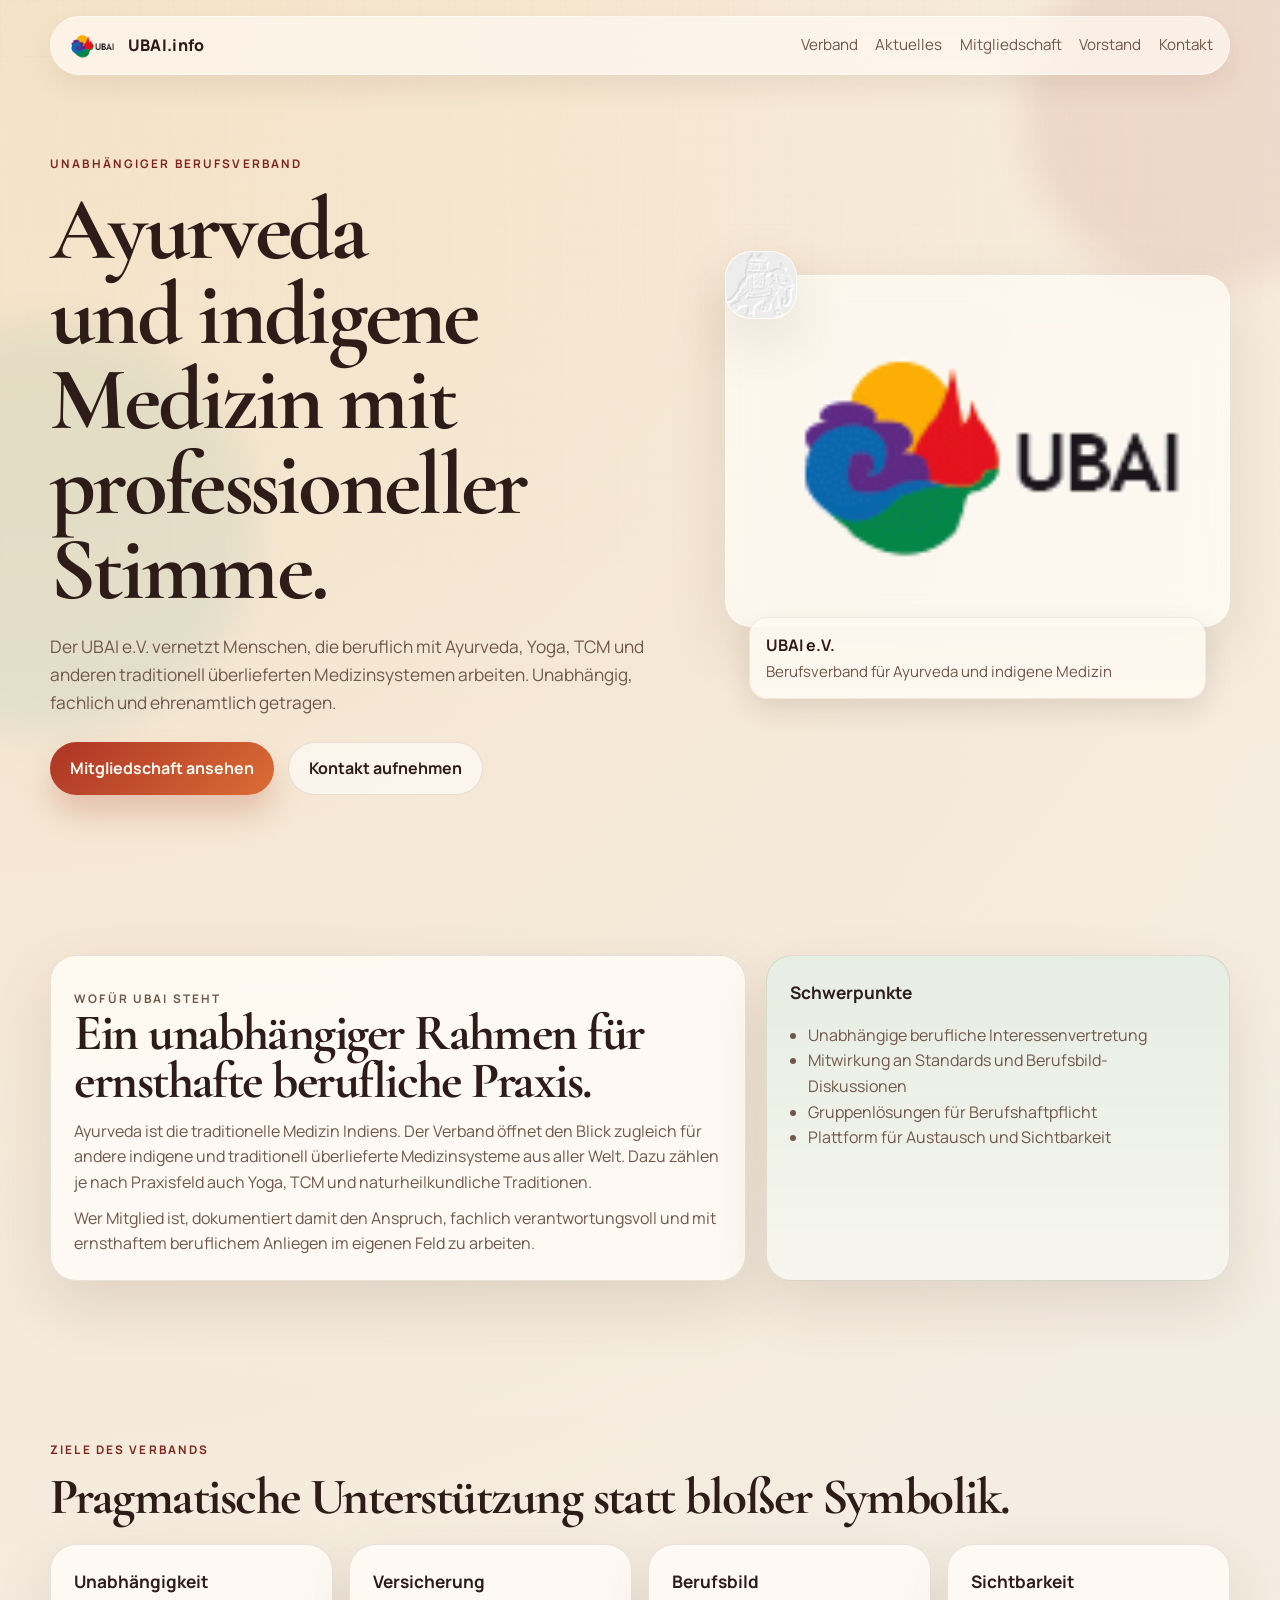
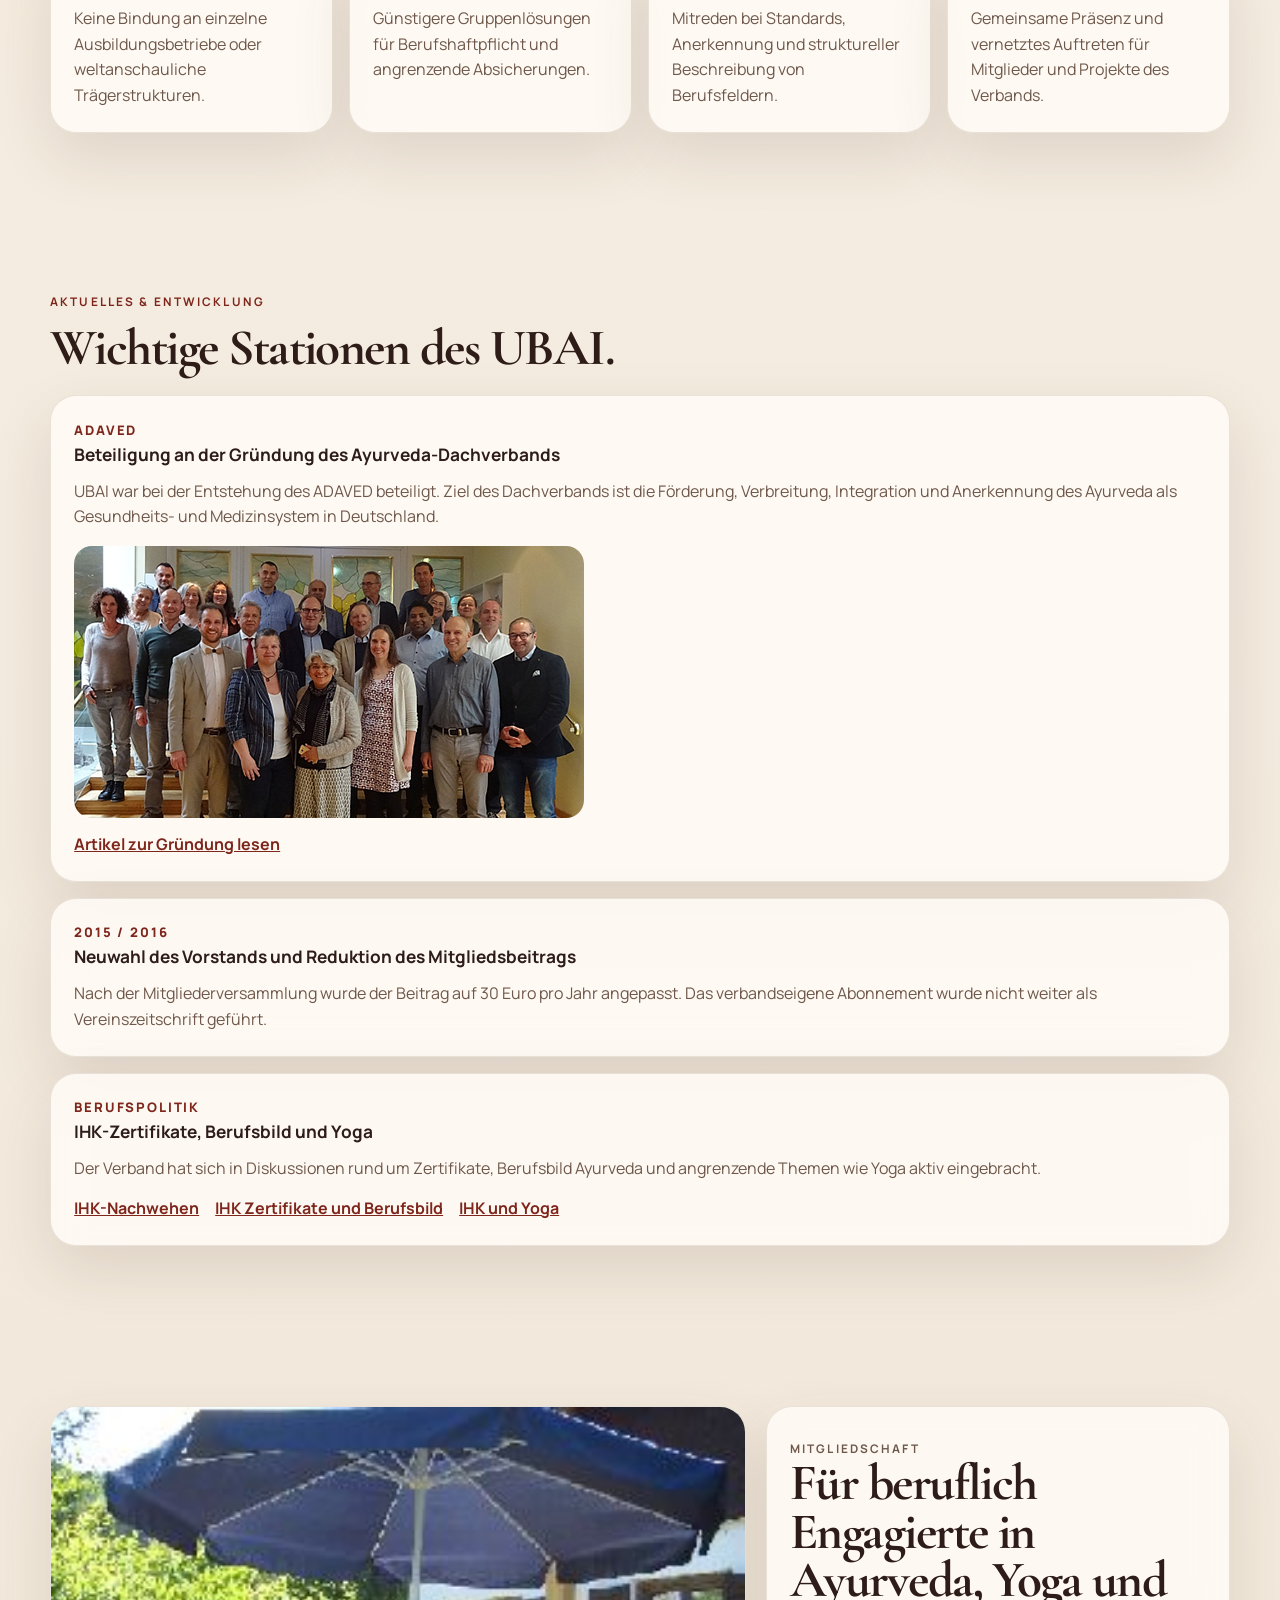
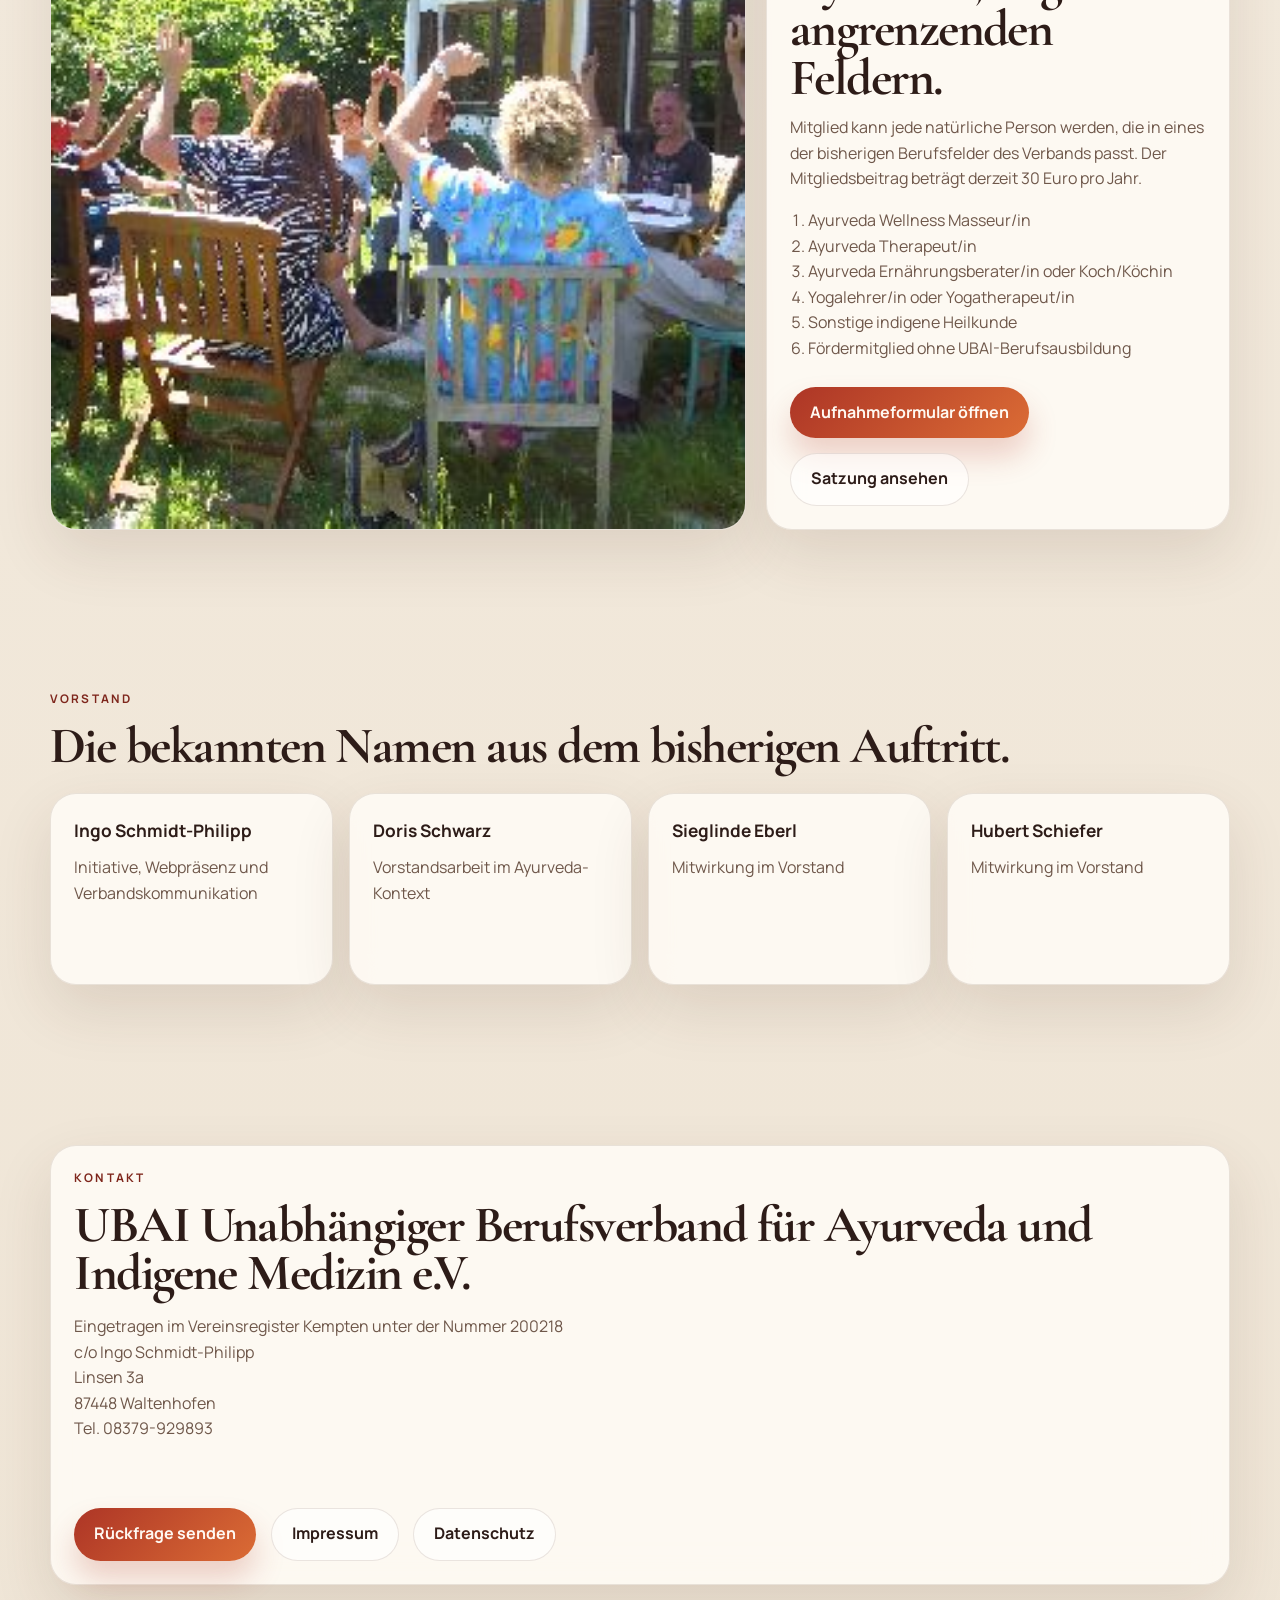
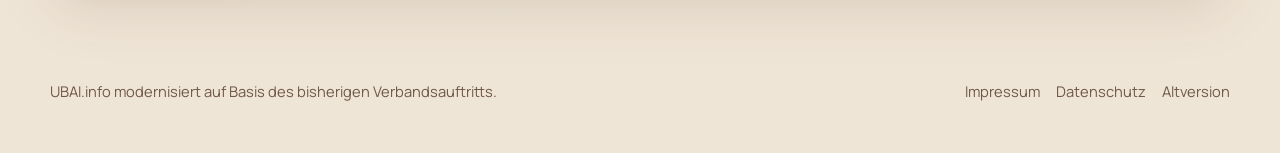
<file: index.html>
<!doctype html>
<html lang="de">
<head>
  <meta charset="utf-8">
  <meta name="viewport" content="width=device-width, initial-scale=1">
  <title>UBAI.info | Unabhängiger Berufsverband für Ayurveda und Indigene Medizin e.V.</title>
  <meta name="description" content="UBAI.info ist die Präsenz des Unabhängigen Berufsverbands für Ayurveda und Indigene Medizin e.V. mit Informationen zu Anliegen, Mitgliedschaft, Projekten und Kontakt.">
  <meta name="theme-color" content="#efe4d2">
  <link rel="icon" href="assets/favicon.ico">
  <link rel="preconnect" href="https://fonts.googleapis.com">
  <link rel="preconnect" href="https://fonts.gstatic.com" crossorigin>
  <link href="https://fonts.googleapis.com/css2?family=Manrope:wght@400;500;600;700;800&family=Cormorant+Garamond:wght@500;600;700&display=swap" rel="stylesheet">
  <link rel="stylesheet" href="styles.css">
</head>
<body>
  <div class="page-bg" aria-hidden="true">
    <div class="page-glow page-glow-a"></div>
    <div class="page-glow page-glow-b"></div>
    <div class="page-pattern"></div>
  </div>

  <header class="site-header">
    <a class="brand" href="#top" aria-label="UBAI Start">
      <img src="assets/ubai-logo.gif" alt="UBAI Logo">
      <span>UBAI.info</span>
    </a>
    <button class="nav-toggle" type="button" aria-expanded="false" aria-controls="site-nav">
      <span></span>
      <span></span>
    </button>
    <nav id="site-nav" class="site-nav">
      <a href="#verband">Verband</a>
      <a href="#aktuelles">Aktuelles</a>
      <a href="#mitgliedschaft">Mitgliedschaft</a>
      <a href="#vorstand">Vorstand</a>
      <a href="#kontakt">Kontakt</a>
    </nav>
  </header>

  <main id="top">
    <section class="hero section">
      <div class="hero-copy reveal">
        <p class="eyebrow">Unabhängiger Berufsverband</p>
        <h1>Ayurveda und indigene Medizin mit professioneller Stimme.</h1>
        <p class="hero-text">
          Der UBAI e.V. vernetzt Menschen, die beruflich mit Ayurveda, Yoga, TCM und anderen
          traditionell überlieferten Medizinsystemen arbeiten. Unabhängig, fachlich und ehrenamtlich getragen.
        </p>
        <div class="hero-actions">
          <a class="button button-primary" href="#mitgliedschaft">Mitgliedschaft ansehen</a>
          <a class="button button-secondary" href="#kontakt">Kontakt aufnehmen</a>
        </div>
      </div>
      <div class="hero-visual reveal">
        <div class="hero-card hero-card-logo">
          <img src="assets/ubai-logo.gif" alt="UBAI Logo groß">
        </div>
        <div class="hero-card hero-card-image">
          <img src="assets/hero-elephant.jpg" alt="Symbolisches Elefantenmotiv">
        </div>
        <div class="hero-note">
          <strong>UBAI e.V.</strong>
          <span>Berufsverband für Ayurveda und indigene Medizin</span>
        </div>
      </div>
    </section>

    <section id="verband" class="section section-grid">
      <article class="panel reveal">
        <p class="eyebrow">Wofür UBAI steht</p>
        <h2>Ein unabhängiger Rahmen für ernsthafte berufliche Praxis.</h2>
        <p>
          Ayurveda ist die traditionelle Medizin Indiens. Der Verband öffnet den Blick zugleich für
          andere indigene und traditionell überlieferte Medizinsysteme aus aller Welt. Dazu zählen
          je nach Praxisfeld auch Yoga, TCM und naturheilkundliche Traditionen.
        </p>
        <p>
          Wer Mitglied ist, dokumentiert damit den Anspruch, fachlich verantwortungsvoll und mit
          ernsthaftem beruflichem Anliegen im eigenen Feld zu arbeiten.
        </p>
      </article>

      <aside class="panel panel-accent reveal">
        <h3>Schwerpunkte</h3>
        <ul class="check-list">
          <li>Unabhängige berufliche Interessenvertretung</li>
          <li>Mitwirkung an Standards und Berufsbild-Diskussionen</li>
          <li>Gruppenlösungen für Berufshaftpflicht</li>
          <li>Plattform für Austausch und Sichtbarkeit</li>
        </ul>
      </aside>
    </section>

    <section class="section">
      <div class="section-head reveal">
        <p class="eyebrow">Ziele des Verbands</p>
        <h2>Pragmatische Unterstützung statt bloßer Symbolik.</h2>
      </div>
      <div class="cards cards-4">
        <article class="panel reveal">
          <h3>Unabhängigkeit</h3>
          <p>Keine Bindung an einzelne Ausbildungsbetriebe oder weltanschauliche Trägerstrukturen.</p>
        </article>
        <article class="panel reveal">
          <h3>Versicherung</h3>
          <p>Günstigere Gruppenlösungen für Berufshaftpflicht und angrenzende Absicherungen.</p>
        </article>
        <article class="panel reveal">
          <h3>Berufsbild</h3>
          <p>Mitreden bei Standards, Anerkennung und struktureller Beschreibung von Berufsfeldern.</p>
        </article>
        <article class="panel reveal">
          <h3>Sichtbarkeit</h3>
          <p>Gemeinsame Präsenz und vernetztes Auftreten für Mitglieder und Projekte des Verbands.</p>
        </article>
      </div>
    </section>

    <section id="aktuelles" class="section">
      <div class="section-head reveal">
        <p class="eyebrow">Aktuelles &amp; Entwicklung</p>
        <h2>Wichtige Stationen des UBAI.</h2>
      </div>
      <div class="timeline">
        <article class="timeline-item panel reveal">
          <div class="timeline-meta">ADAVED</div>
          <h3>Beteiligung an der Gründung des Ayurveda-Dachverbands</h3>
          <p>
            UBAI war bei der Entstehung des ADAVED beteiligt. Ziel des Dachverbands ist die Förderung,
            Verbreitung, Integration und Anerkennung des Ayurveda als Gesundheits- und Medizinsystem in Deutschland.
          </p>
          <img src="assets/adaved-gruendung.jpg" alt="Gründungsversammlung des ADAVED">
          <a class="text-link" href="https://www.ayurveda-portal.de/ayurveda-artikel/allgemein/2466-gruendung-ayurveda-dachverband-verbaende-verein" target="_blank" rel="noreferrer">Artikel zur Gründung lesen</a>
        </article>
        <article class="timeline-item panel reveal">
          <div class="timeline-meta">2015 / 2016</div>
          <h3>Neuwahl des Vorstands und Reduktion des Mitgliedsbeitrags</h3>
          <p>
            Nach der Mitgliederversammlung wurde der Beitrag auf 30 Euro pro Jahr angepasst. Das
            verbandseigene Abonnement wurde nicht weiter als Vereinszeitschrift geführt.
          </p>
        </article>
        <article class="timeline-item panel reveal">
          <div class="timeline-meta">Berufspolitik</div>
          <h3>IHK-Zertifikate, Berufsbild und Yoga</h3>
          <p>
            Der Verband hat sich in Diskussionen rund um Zertifikate, Berufsbild Ayurveda und
            angrenzende Themen wie Yoga aktiv eingebracht.
          </p>
          <div class="link-cluster">
            <a class="text-link" href="alteversion/Februar%202010%20-%20%20IHK-Nachwehen.php" target="_blank" rel="noreferrer">IHK-Nachwehen</a>
            <a class="text-link" href="alteversion/ihk.php" target="_blank" rel="noreferrer">IHK Zertifikate und Berufsbild</a>
            <a class="text-link" href="alteversion/ihkyoga.php" target="_blank" rel="noreferrer">IHK und Yoga</a>
          </div>
        </article>
      </div>
    </section>

    <section id="mitgliedschaft" class="section section-grid membership-grid">
      <article class="panel panel-image reveal">
        <img src="assets/mitgliedschaft.jpg" alt="Gründungsbild UBAI">
      </article>
      <article class="panel reveal">
        <p class="eyebrow">Mitgliedschaft</p>
        <h2>Für beruflich Engagierte in Ayurveda, Yoga und angrenzenden Feldern.</h2>
        <p>
          Mitglied kann jede natürliche Person werden, die in eines der bisherigen Berufsfelder des
          Verbands passt. Der Mitgliedsbeitrag beträgt derzeit 30 Euro pro Jahr.
        </p>
        <ol class="member-list">
          <li>Ayurveda Wellness Masseur/in</li>
          <li>Ayurveda Therapeut/in</li>
          <li>Ayurveda Ernährungsberater/in oder Koch/Köchin</li>
          <li>Yogalehrer/in oder Yogatherapeut/in</li>
          <li>Sonstige indigene Heilkunde</li>
          <li>Fördermitglied ohne UBAI-Berufsausbildung</li>
        </ol>
        <div class="hero-actions">
          <a class="button button-primary" href="alteversion/UBAI-Aufnahmeformular.pdf" target="_blank" rel="noreferrer">Aufnahmeformular öffnen</a>
          <a class="button button-secondary" href="alteversion/Satzung.htm" target="_blank" rel="noreferrer">Satzung ansehen</a>
        </div>
      </article>
    </section>

    <section id="vorstand" class="section">
      <div class="section-head reveal">
        <p class="eyebrow">Vorstand</p>
        <h2>Die bekannten Namen aus dem bisherigen Auftritt.</h2>
      </div>
      <div class="cards cards-4">
        <article class="panel person-card reveal">
          <h3>Ingo Schmidt-Philipp</h3>
          <p>Initiative, Webpräsenz und Verbandskommunikation</p>
        </article>
        <article class="panel person-card reveal">
          <h3>Doris Schwarz</h3>
          <p>Vorstandsarbeit im Ayurveda-Kontext</p>
        </article>
        <article class="panel person-card reveal">
          <h3>Sieglinde Eberl</h3>
          <p>Mitwirkung im Vorstand</p>
        </article>
        <article class="panel person-card reveal">
          <h3>Hubert Schiefer</h3>
          <p>Mitwirkung im Vorstand</p>
        </article>
      </div>
    </section>

    <section id="kontakt" class="section">
      <div class="contact-card reveal">
        <div>
          <p class="eyebrow">Kontakt</p>
          <h2>UBAI Unabhängiger Berufsverband für Ayurveda und Indigene Medizin e.V.</h2>
          <p class="contact-address">
            Eingetragen im Vereinsregister Kempten unter der Nummer 200218<br>
            c/o Ingo Schmidt-Philipp<br>
            Linsen 3a<br>
            87448 Waltenhofen<br>
            Tel. 08379-929893
          </p>
        </div>
        <div class="contact-actions">
          <a class="button button-primary" href="http://cryptmail.de/cryptmail.php?toid=188520&amp;nocrypt=1&amp;form=1&amp;subject=UBAI+R%C3%BCckfrage" target="_blank" rel="noreferrer">Rückfrage senden</a>
          <a class="button button-secondary" href="impressum.html">Impressum</a>
          <a class="button button-secondary" href="datenschutz.html">Datenschutz</a>
        </div>
      </div>
    </section>
  </main>

  <footer class="site-footer">
    <p>UBAI.info modernisiert auf Basis des bisherigen Verbandsauftritts.</p>
    <nav>
      <a href="impressum.html">Impressum</a>
      <a href="datenschutz.html">Datenschutz</a>
      <a href="alteversion/index.php">Altversion</a>
    </nav>
  </footer>

  <script src="main.js"></script>
</body>
</html>
</file>
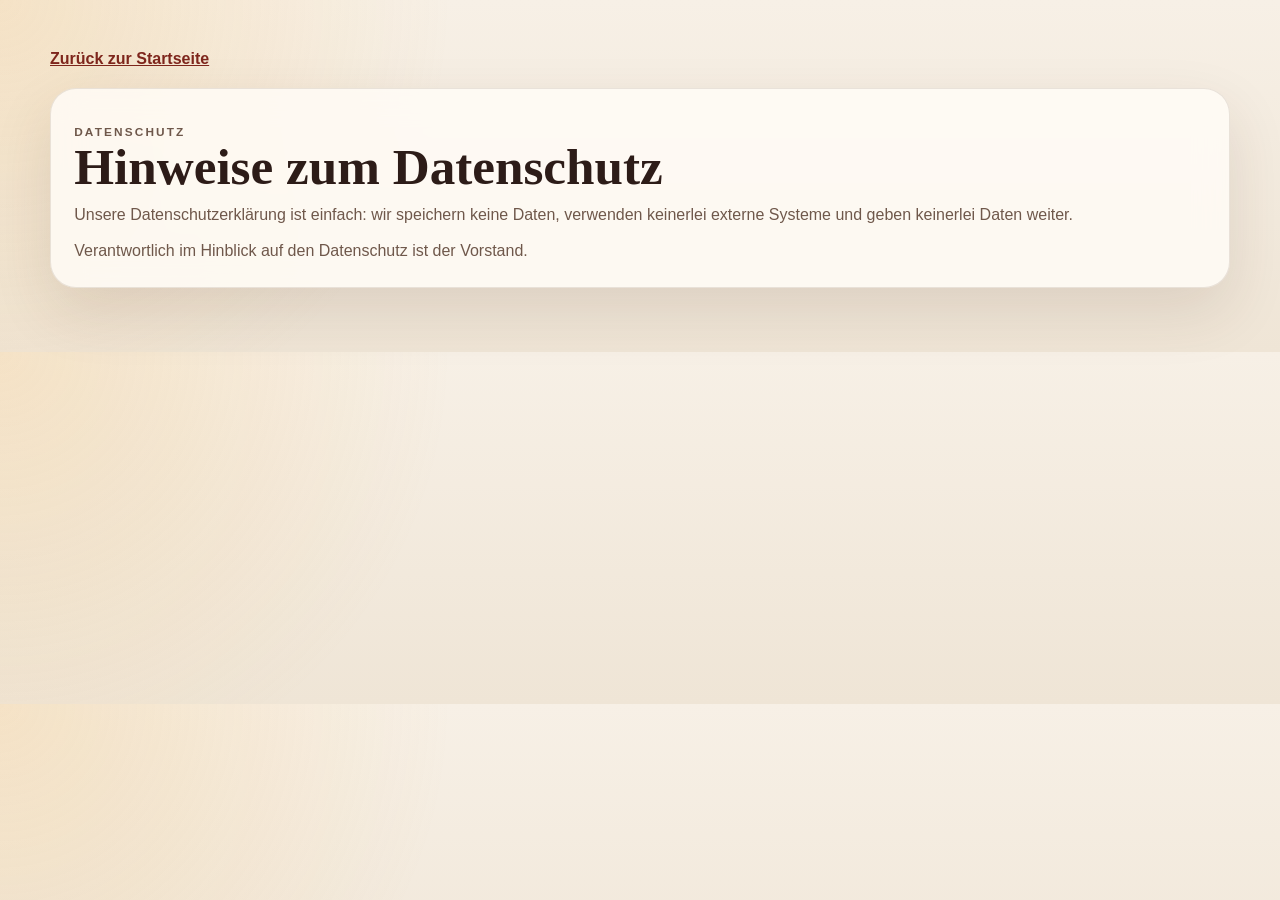
<file: datenschutz.html>
<!doctype html>
<html lang="de">
<head>
  <meta charset="utf-8">
  <meta name="viewport" content="width=device-width, initial-scale=1">
  <title>Datenschutz | UBAI.info</title>
  <meta name="description" content="Datenschutzhinweise von UBAI.info">
  <link rel="icon" href="assets/favicon.ico">
  <link rel="stylesheet" href="styles.css">
</head>
<body>
  <main class="legal-page">
    <a class="text-link" href="index.php">Zur&uuml;ck zur Startseite</a>
    <section class="panel legal-panel">
      <p class="eyebrow">Datenschutz</p>
      <h1>Hinweise zum Datenschutz</h1>
      <p>
        Unsere Datenschutzerkl&auml;rung ist einfach: wir speichern keine Daten,
        verwenden keinerlei externe Systeme und geben keinerlei Daten weiter.
      </p>
      <p>
        Verantwortlich im Hinblick auf den Datenschutz ist der Vorstand.
      </p>
    </section>
  </main>
</body>
</html>
</file>
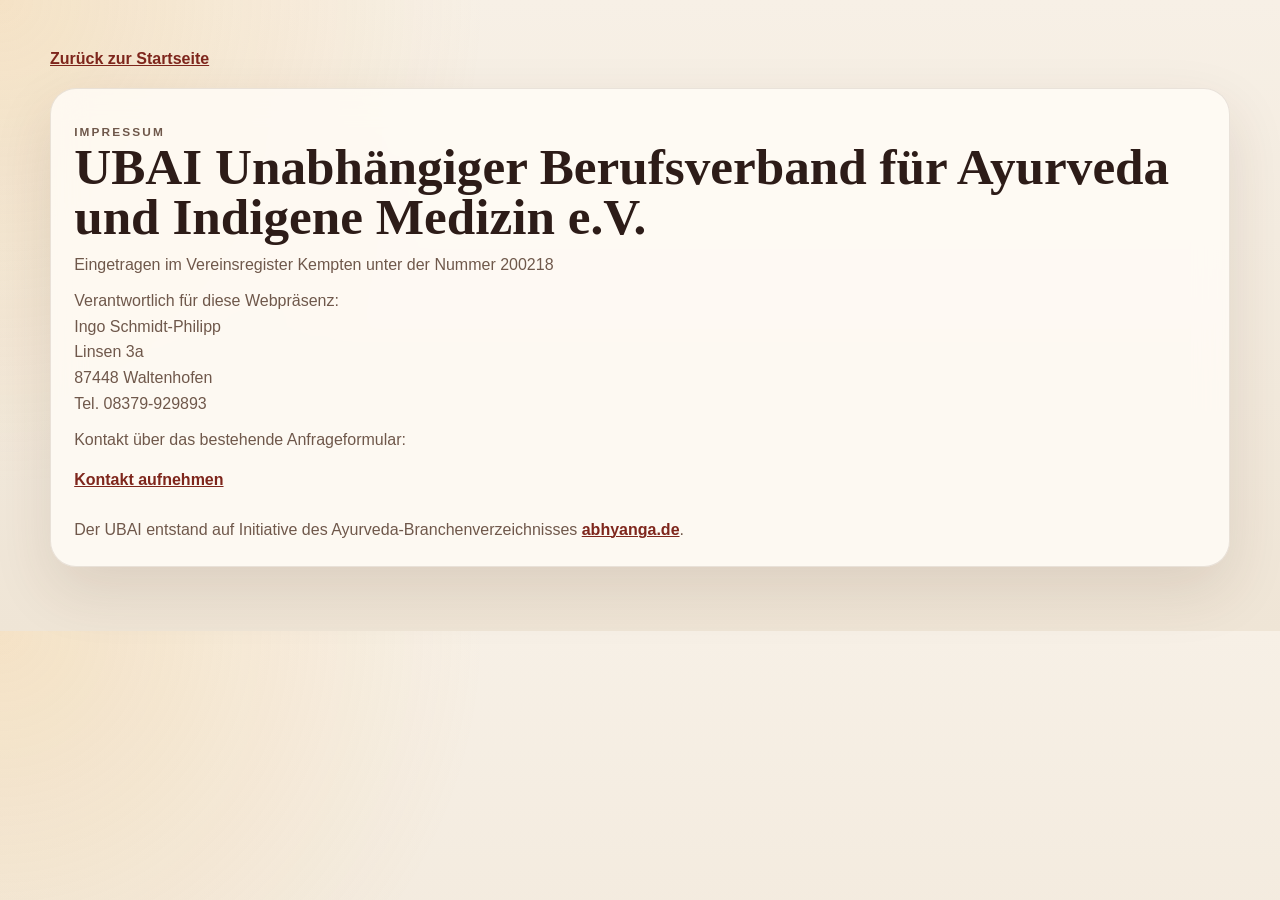
<file: impressum.html>
<!doctype html>
<html lang="de">
<head>
  <meta charset="utf-8">
  <meta name="viewport" content="width=device-width, initial-scale=1">
  <title>Impressum | UBAI.info</title>
  <meta name="description" content="Impressum von UBAI.info">
  <link rel="icon" href="assets/favicon.ico">
  <link rel="stylesheet" href="styles.css">
</head>
<body>
  <main class="legal-page">
    <a class="text-link" href="index.php">Zur&uuml;ck zur Startseite</a>
    <section class="panel legal-panel">
      <p class="eyebrow">Impressum</p>
      <h1>UBAI Unabh&auml;ngiger Berufsverband f&uuml;r Ayurveda und Indigene Medizin e.V.</h1>
      <p>
        Eingetragen im Vereinsregister Kempten unter der Nummer 200218
      </p>
      <p>
        Verantwortlich f&uuml;r diese Webpr&auml;senz:<br>
        Ingo Schmidt-Philipp<br>
        Linsen 3a<br>
        87448 Waltenhofen<br>
        Tel. 08379-929893
      </p>
      <p>
        Kontakt &uuml;ber das bestehende Anfrageformular:<br>
        <a class="text-link" href="http://cryptmail.de/cryptmail.php?toid=188520&amp;nocrypt=1&amp;form=1&amp;subject=UBAI+Impressum" target="_blank" rel="noreferrer">Kontakt aufnehmen</a>
      </p>
      <p>
        Der UBAI entstand auf Initiative des Ayurveda-Branchenverzeichnisses
        <a class="text-link" href="http://www.abhyanga.de" target="_blank" rel="noreferrer">abhyanga.de</a>.
      </p>
    </section>
  </main>
</body>
</html>
</file>
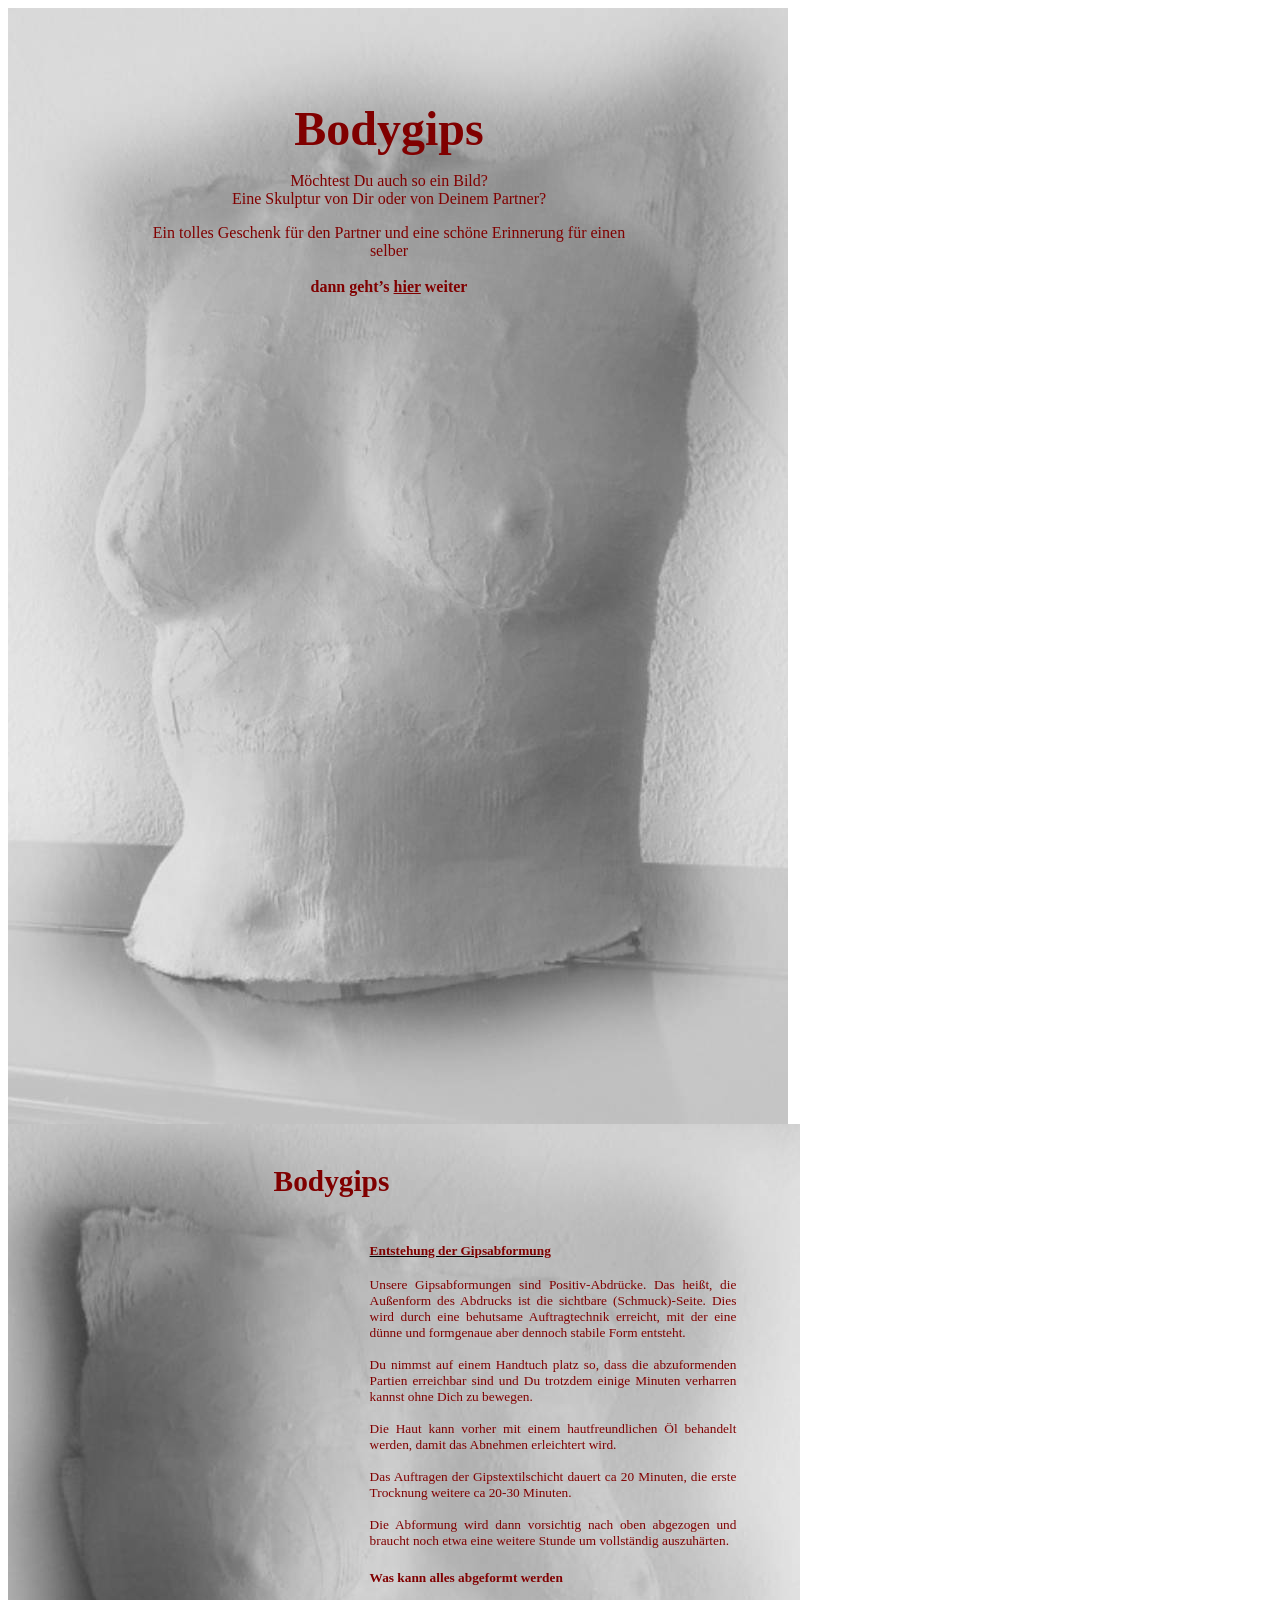
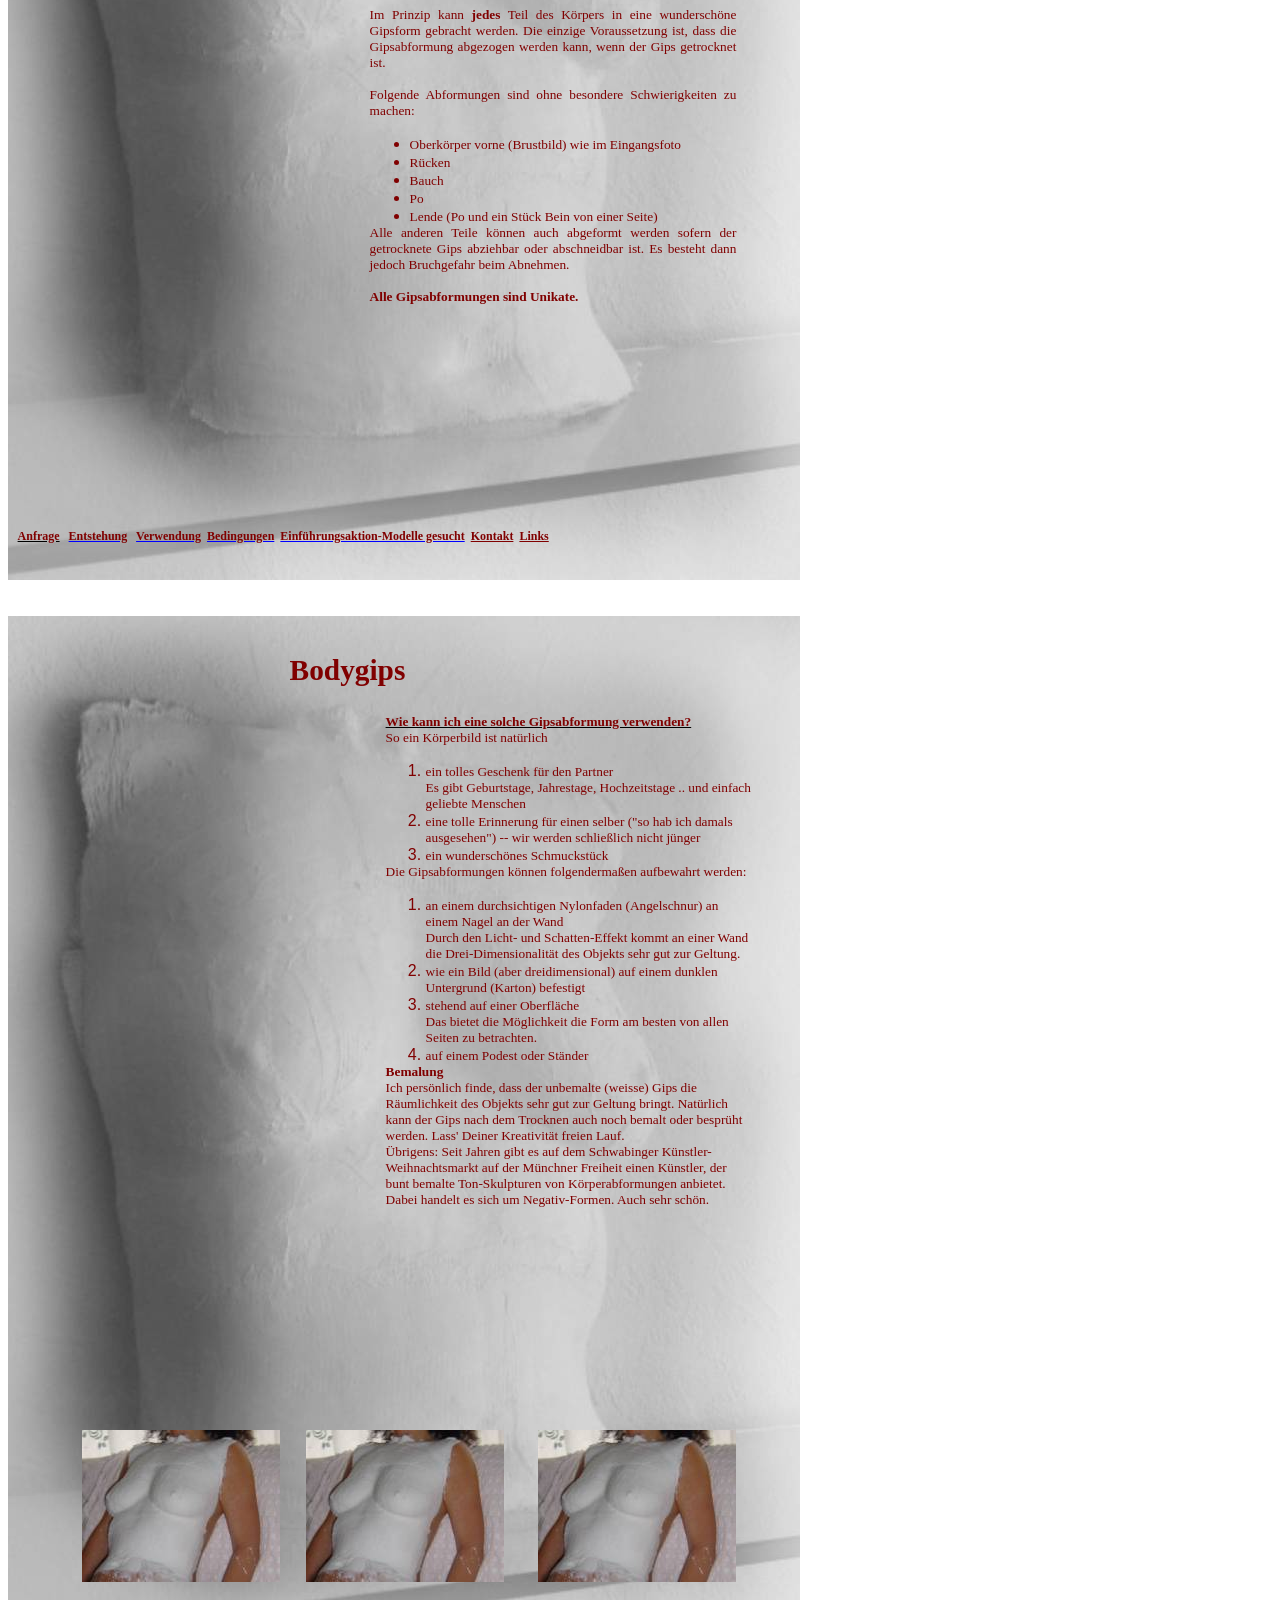
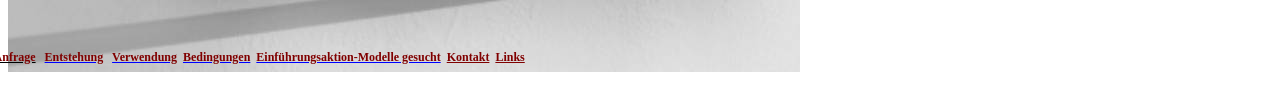
<file: alteversion/Idee-1.htm>
<html xmlns:v="urn:schemas-microsoft-com:vml"
xmlns:o="urn:schemas-microsoft-com:office:office"
xmlns:w="urn:schemas-microsoft-com:office:word"
xmlns="http://www.w3.org/TR/REC-html40">

<head>
<meta http-equiv=Content-Type content="text/html; charset=windows-1252">
<meta name=ProgId content=Word.Document>
<meta name=Generator content="Microsoft Word 9">
<meta name=Originator content="Microsoft Word 9">
<link rel=File-List href="./Idee-1-Dateien/filelist.xml">
<link rel=Edit-Time-Data href="./Idee-1-Dateien/editdata.mso">
<!--[if !mso]>
<style>
v\:* {behavior:url(#default#VML);}
o\:* {behavior:url(#default#VML);}
w\:* {behavior:url(#default#VML);}
.shape {behavior:url(#default#VML);}
</style>
<![endif]-->
<title> </title>
<!--[if gte mso 9]><xml>
 <o:DocumentProperties>
  <o:Author>Uschi Sura</o:Author>
  <o:LastAuthor>Computer</o:LastAuthor>
  <o:Revision>2</o:Revision>
  <o:LastPrinted>2006-04-10T11:32:00Z</o:LastPrinted>
  <o:Created>2006-04-13T15:07:00Z</o:Created>
  <o:LastSaved>2006-04-13T15:07:00Z</o:LastSaved>
  <o:Pages>3</o:Pages>
  <o:Words>2</o:Words>
  <o:Characters>15</o:Characters>
  <o:Company>Sura</o:Company>
  <o:Lines>1</o:Lines>
  <o:Paragraphs>1</o:Paragraphs>
  <o:CharactersWithSpaces>18</o:CharactersWithSpaces>
  <o:Version>9.2812</o:Version>
 </o:DocumentProperties>
</xml><![endif]--><!--[if gte mso 9]><xml>
 <w:WordDocument>
  <w:HyphenationZone>21</w:HyphenationZone>
  <w:DrawingGridHorizontalSpacing>6 pt</w:DrawingGridHorizontalSpacing>
  <w:DisplayHorizontalDrawingGridEvery>2</w:DisplayHorizontalDrawingGridEvery>
  <w:DisplayVerticalDrawingGridEvery>2</w:DisplayVerticalDrawingGridEvery>
 </w:WordDocument>
</xml><![endif]-->
<style>
<!--
 /* Font Definitions */
@font-face
	{font-family:Wingdings;
	panose-1:5 0 0 0 0 0 0 0 0 0;
	mso-font-charset:2;
	mso-generic-font-family:auto;
	mso-font-pitch:variable;
	mso-font-signature:0 268435456 0 0 -2147483648 0;}
@font-face
	{font-family:Tahoma;
	panose-1:2 11 6 4 3 5 4 4 2 4;
	mso-font-charset:0;
	mso-generic-font-family:swiss;
	mso-font-pitch:variable;
	mso-font-signature:1627421319 -2147483648 8 0 66047 0;}
@font-face
	{font-family:Verdana;
	panose-1:2 11 6 4 3 5 4 4 2 4;
	mso-font-charset:0;
	mso-generic-font-family:swiss;
	mso-font-pitch:variable;
	mso-font-signature:536871559 0 0 0 415 0;}
 /* Style Definitions */
p.MsoNormal, li.MsoNormal, div.MsoNormal
	{mso-style-parent:"";
	margin:0cm;
	margin-bottom:.0001pt;
	mso-pagination:widow-orphan;
	font-size:12.0pt;
	font-family:Arial;
	mso-fareast-font-family:"Times New Roman";
	mso-bidi-font-family:"Times New Roman";}
h3
	{margin-right:0cm;
	mso-margin-top-alt:auto;
	mso-margin-bottom-alt:auto;
	margin-left:0cm;
	mso-pagination:widow-orphan;
	mso-outline-level:3;
	font-size:13.5pt;
	font-family:"Times New Roman";
	font-weight:bold;}
h4
	{margin-right:0cm;
	mso-margin-top-alt:auto;
	mso-margin-bottom-alt:auto;
	margin-left:0cm;
	mso-pagination:widow-orphan;
	mso-outline-level:4;
	font-size:12.0pt;
	font-family:"Times New Roman";
	font-weight:bold;}
a:link, span.MsoHyperlink
	{color:blue;
	text-decoration:underline;
	text-underline:single;}
a:visited, span.MsoHyperlinkFollowed
	{color:purple;
	text-decoration:underline;
	text-underline:single;}
p
	{margin-right:0cm;
	mso-margin-top-alt:auto;
	mso-margin-bottom-alt:auto;
	margin-left:0cm;
	mso-pagination:widow-orphan;
	font-size:12.0pt;
	font-family:"Times New Roman";
	mso-fareast-font-family:"Times New Roman";}
p.Sprechblasentext, li.Sprechblasentext, div.Sprechblasentext
	{mso-style-name:Sprechblasentext;
	margin:0cm;
	margin-bottom:.0001pt;
	mso-pagination:widow-orphan;
	font-size:8.0pt;
	font-family:Tahoma;
	mso-fareast-font-family:"Times New Roman";}
@page Section1
	{size:595.3pt 841.9pt;
	margin:17.85pt 18.7pt 14.75pt 15.6pt;
	mso-header-margin:35.45pt;
	mso-footer-margin:35.45pt;
	mso-paper-source:0;}
div.Section1
	{page:Section1;}
 /* List Definitions */
@list l0
	{mso-list-id:150802782;
	mso-list-template-ids:202533272;}
@list l0:level1
	{mso-level-tab-stop:36.0pt;
	mso-level-number-position:left;
	text-indent:-18.0pt;}
@list l1
	{mso-list-id:363793972;
	mso-list-template-ids:848311324;}
@list l1:level1
	{mso-level-tab-stop:36.0pt;
	mso-level-number-position:left;
	text-indent:-18.0pt;}
@list l2
	{mso-list-id:571279867;
	mso-list-template-ids:18899542;}
@list l2:level1
	{mso-level-number-format:bullet;
	mso-level-text:\F0B7;
	mso-level-tab-stop:36.0pt;
	mso-level-number-position:left;
	text-indent:-18.0pt;
	mso-ansi-font-size:10.0pt;
	font-family:Symbol;}
@list l3
	{mso-list-id:863060728;
	mso-list-template-ids:-764522356;}
@list l3:level1
	{mso-level-tab-stop:36.0pt;
	mso-level-number-position:left;
	text-indent:-18.0pt;}
@list l4
	{mso-list-id:867722081;
	mso-list-template-ids:-1949821576;}
@list l4:level1
	{mso-level-tab-stop:36.0pt;
	mso-level-number-position:left;
	text-indent:-18.0pt;}
ol
	{margin-bottom:0cm;}
ul
	{margin-bottom:0cm;}
-->
</style>
<!--[if gte mso 9]><xml>
 <o:shapedefaults v:ext="edit" spidmax="2050"/>
</xml><![endif]--><!--[if gte mso 9]><xml>
 <o:shapelayout v:ext="edit">
  <o:idmap v:ext="edit" data="1"/>
 </o:shapelayout></xml><![endif]-->
</head>

<body lang=DE link=blue vlink=purple style='tab-interval:35.4pt'>

<div class=Section1>

<p class=MsoNormal><!--[if gte vml 1]><v:shapetype id="_x0000_t202"
 coordsize="21600,21600" o:spt="202" path="m0,0l0,21600,21600,21600,21600,0xe">
 <v:stroke joinstyle="miter"/>
 <v:path gradientshapeok="t" o:connecttype="rect"/>
</v:shapetype><v:shape id="_x0000_s1033" type="#_x0000_t202" style='position:absolute;
 margin-left:96pt;margin-top:54pt;width:378pt;height:252pt;z-index:1' filled="f"
 stroked="f">
 <v:textbox style='mso-next-textbox:#_x0000_s1033'/>
</v:shape><![endif]--><![if !vml]><span style='mso-ignore:vglayout;position:
absolute;z-index:0;margin-left:128px;margin-top:72px;width:506px;height:338px'>

<table cellpadding=0 cellspacing=0>
 <tr>
  <td width=506 height=338 align=left valign=top style='vertical-align:top'><![endif]><![if !mso]><span
  style='position:absolute;z-index:1'>
  <table cellpadding=0 cellspacing=0 width="100%">
   <tr>
    <td><![endif]>
    <div v:shape="_x0000_s1033" style='padding:3.6pt 7.2pt 3.6pt 7.2pt'
    class=shape>
    <p align=center style='text-align:center'><b><span style='font-size:36.0pt;
    font-family:Verdana;color:maroon'>Bodygips<o:p></o:p></span></b></p>
    <p align=center style='text-align:center'><span style='font-family:Verdana;
    color:maroon;mso-bidi-font-weight:bold'>M�chtest Du auch so ein Bild? <br>
    Eine Skulptur von Dir oder von Deinem Partner?<o:p></o:p></span></p>
    <p class=MsoNormal align=center style='text-align:center'><span
    style='font-family:Verdana;color:maroon'>Ein tolles Geschenk f�r den
    Partner und eine sch�ne Erinnerung f�r einen selber<o:p></o:p></span></p>
    <p class=MsoNormal align=center style='text-align:center'><span
    style='font-family:Verdana;color:maroon'><![if !supportEmptyParas]>&nbsp;<![endif]><o:p></o:p></span></p>
    <p class=MsoNormal align=center style='text-align:center'><b
    style='mso-bidi-font-weight:normal'><span style='font-family:Verdana;
    color:maroon'>dann geht�s <u>hier</u> weiter<o:p></o:p></span></b></p>
    <p align=center style='text-align:center'><b><span style='font-size:13.5pt;
    font-family:Verdana;color:maroon'><![if !supportEmptyParas]>&nbsp;<![endif]><o:p></o:p></span></b></p>
    <p align=center style='text-align:center'><span style='font-family:Verdana;
    color:maroon'><![if !supportEmptyParas]>&nbsp;<![endif]><o:p></o:p></span></p>
    <p class=MsoNormal><![if !supportEmptyParas]>&nbsp;<![endif]><o:p></o:p></p>
    </div>
    <![if !mso]></td>
   </tr>
  </table>
  </span><![endif]><![if !mso & !vml]>&nbsp;<![endif]><![if !vml]></td>
 </tr>
</table>

</span><![endif]><!--[if gte vml 1]><v:shapetype id="_x0000_t75" coordsize="21600,21600"
 o:spt="75" o:preferrelative="t" path="m@4@5l@4@11@9@11@9@5xe" filled="f"
 stroked="f">
 <v:stroke joinstyle="miter"/>
 <v:formulas>
  <v:f eqn="if lineDrawn pixelLineWidth 0"/>
  <v:f eqn="sum @0 1 0"/>
  <v:f eqn="sum 0 0 @1"/>
  <v:f eqn="prod @2 1 2"/>
  <v:f eqn="prod @3 21600 pixelWidth"/>
  <v:f eqn="prod @3 21600 pixelHeight"/>
  <v:f eqn="sum @0 0 1"/>
  <v:f eqn="prod @6 1 2"/>
  <v:f eqn="prod @7 21600 pixelWidth"/>
  <v:f eqn="sum @8 21600 0"/>
  <v:f eqn="prod @7 21600 pixelHeight"/>
  <v:f eqn="sum @10 21600 0"/>
 </v:formulas>
 <v:path o:extrusionok="f" gradientshapeok="t" o:connecttype="rect"/>
 <o:lock v:ext="edit" aspectratio="t"/>
</v:shapetype><v:shape id="_x0000_i1025" type="#_x0000_t75" style='width:585pt;
 height:837pt'>
 <v:imagedata src="./Idee-1-Dateien/image001.jpg" o:title="gipsbeispiel61"/>
</v:shape><![endif]--><![if !vml]><img width=780 height=1116
src="./Idee-1-Dateien/image002.jpg" v:shapes="_x0000_i1025"><![endif]></p>

<p class=MsoNormal><!--[if gte vml 1]><v:shape id="_x0000_s1049" type="#_x0000_t202"
 style='position:absolute;margin-left:264pt;margin-top:1in;width:4in;height:639pt;
 z-index:4' filled="f" stroked="f"/><![endif]--><![if !vml]><span
style='mso-ignore:vglayout;position:absolute;z-index:3;margin-left:352px;
margin-top:96px;width:386px;height:854px'>

<table cellpadding=0 cellspacing=0>
 <tr>
  <td width=386 height=854 align=left valign=top style='vertical-align:top'><![endif]><![if !mso]><span
  style='position:absolute;z-index:4'>
  <table cellpadding=0 cellspacing=0 width="100%">
   <tr>
    <td><![endif]>
    <div v:shape="_x0000_s1049" style='padding:3.6pt 7.2pt 3.6pt 7.2pt'
    class=shape>
    <h3 style='text-align:justify'><a name=Entstehung><u><span
    style='font-size:10.0pt;font-family:Verdana;color:maroon'>Entstehung der
    Gipsabformung<o:p></o:p></span></u></a></h3>
    <span style='mso-bookmark:Entstehung'></span>
    <p class=MsoNormal style='text-align:justify'><span style='font-size:10.0pt;
    font-family:Verdana;color:maroon'>Unsere Gipsabformungen sind
    Positiv-Abdr�cke. Das hei�t, die Au�enform des Abdrucks ist die sichtbare
    (Schmuck)-Seite. Dies wird durch eine behutsame Auftragtechnik erreicht,
    mit der eine d�nne und formgenaue aber dennoch stabile Form entsteht. <o:p></o:p></span></p>
    <p style='text-align:justify'><span style='font-size:10.0pt;font-family:
    Verdana;color:maroon'>Du nimmst auf einem Handtuch platz so, dass die
    abzuformenden Partien erreichbar sind und Du trotzdem einige Minuten
    verharren kannst ohne Dich zu bewegen. <o:p></o:p></span></p>
    <p style='text-align:justify'><span style='font-size:10.0pt;font-family:
    Verdana;color:maroon'>Die Haut kann vorher mit einem hautfreundlichen �l
    behandelt werden, damit das Abnehmen erleichtert wird. <o:p></o:p></span></p>
    <p style='text-align:justify'><span style='font-size:10.0pt;font-family:
    Verdana;color:maroon'>Das Auftragen der Gipstextilschicht dauert ca 20
    Minuten, die erste Trocknung weitere ca 20-30 Minuten. <o:p></o:p></span></p>
    <p style='text-align:justify'><span style='font-size:10.0pt;font-family:
    Verdana;color:maroon'>Die Abformung wird dann vorsichtig nach oben
    abgezogen und braucht noch etwa eine weitere Stunde um vollst�ndig
    auszuh�rten. <o:p></o:p></span></p>
    <h4 style='text-align:justify'><span style='font-size:10.0pt;font-family:
    Verdana;color:maroon'>Was kann alles abgeformt werden<o:p></o:p></span></h4>
    <p class=MsoNormal style='text-align:justify'><span style='font-size:10.0pt;
    font-family:Verdana;color:maroon'>Im Prinzip kann <b>jedes</b> Teil des
    K�rpers in eine wundersch�ne Gipsform gebracht werden. Die einzige Voraussetzung
    ist, dass die Gipsabformung abgezogen werden kann, wenn der Gips getrocknet
    ist. <o:p></o:p></span></p>
    <p style='text-align:justify'><span style='font-size:10.0pt;font-family:
    Verdana;color:maroon'>Folgende Abformungen sind ohne besondere
    Schwierigkeiten zu machen: <o:p></o:p></span></p>
    <ul type=disc>
     <li class=MsoNormal style='color:maroon;mso-margin-top-alt:auto;
         mso-margin-bottom-alt:auto;text-align:justify;mso-list:l2 level1 lfo1;
         tab-stops:list 36.0pt'><span style='font-size:10.0pt;font-family:Verdana'>Oberk�rper
         vorne (Brustbild) wie im Eingangsfoto <o:p></o:p></span></li>
     <li class=MsoNormal style='color:maroon;mso-margin-top-alt:auto;
         mso-margin-bottom-alt:auto;text-align:justify;mso-list:l2 level1 lfo1;
         tab-stops:list 36.0pt'><span style='font-size:10.0pt;font-family:Verdana'>R�cken
         <o:p></o:p></span></li>
     <li class=MsoNormal style='color:maroon;mso-margin-top-alt:auto;
         mso-margin-bottom-alt:auto;text-align:justify;mso-list:l2 level1 lfo1;
         tab-stops:list 36.0pt'><span style='font-size:10.0pt;font-family:Verdana'>Bauch
         <o:p></o:p></span></li>
     <li class=MsoNormal style='color:maroon;mso-margin-top-alt:auto;
         mso-margin-bottom-alt:auto;text-align:justify;mso-list:l2 level1 lfo1;
         tab-stops:list 36.0pt'><span style='font-size:10.0pt;font-family:Verdana'>Po
         <o:p></o:p></span></li>
     <li class=MsoNormal style='color:maroon;mso-margin-top-alt:auto;
         mso-margin-bottom-alt:auto;text-align:justify;mso-list:l2 level1 lfo1;
         tab-stops:list 36.0pt'><span style='font-size:10.0pt;font-family:Verdana'>Lende
         (Po und ein St�ck Bein von einer Seite) <o:p></o:p></span></li>
    </ul>
    <p class=MsoNormal style='text-align:justify'><span style='font-size:10.0pt;
    font-family:Verdana;color:maroon'>Alle anderen Teile k�nnen auch abgeformt
    werden sofern der getrocknete Gips abziehbar oder abschneidbar ist. Es
    besteht dann jedoch Bruchgefahr beim Abnehmen. <o:p></o:p></span></p>
    <p style='text-align:justify'><b style='mso-bidi-font-weight:normal'><span
    style='font-size:10.0pt;font-family:Verdana;color:maroon'>Alle
    Gipsabformungen sind Unikate. <u><o:p></o:p></u></span></b></p>
    <p class=MsoNormal align=right style='text-align:right'><span
    style='font-size:10.0pt'><![if !supportEmptyParas]>&nbsp;<![endif]><o:p></o:p></span></p>
    </div>
    <![if !mso]></td>
   </tr>
  </table>
  </span><![endif]><![if !mso & !vml]>&nbsp;<![endif]><![if !vml]></td>
 </tr>
</table>

</span><![endif]><!--[if gte vml 1]><v:shape id="_x0000_s1040" type="#_x0000_t202"
 style='position:absolute;margin-left:192pt;margin-top:27pt;width:270pt;
 height:36pt;z-index:3' filled="f" stroked="f">
 <v:textbox style='mso-next-textbox:#_x0000_s1040'/>
</v:shape><![endif]--><![if !vml]><span style='mso-ignore:vglayout;position:
absolute;z-index:2;margin-left:256px;margin-top:36px;width:362px;height:50px'>

<table cellpadding=0 cellspacing=0>
 <tr>
  <td width=362 height=50 align=left valign=top style='vertical-align:top'><![endif]><![if !mso]><span
  style='position:absolute;z-index:3'>
  <table cellpadding=0 cellspacing=0 width="100%">
   <tr>
    <td><![endif]>
    <div v:shape="_x0000_s1040" style='padding:3.6pt 7.2pt 3.6pt 7.2pt'
    class=shape>
    <p class=MsoNormal align=center style='text-align:center'><b><span
    style='font-size:22.0pt;font-family:Verdana;color:maroon'>Bodygips</span></b><b
    style='mso-bidi-font-weight:normal'><span style='font-family:Verdana;
    color:maroon'><o:p></o:p></span></b></p>
    <p align=center style='text-align:center'><b><span style='font-size:13.5pt;
    font-family:Verdana;color:maroon'><![if !supportEmptyParas]>&nbsp;<![endif]><o:p></o:p></span></b></p>
    <p align=center style='text-align:center'><span style='font-family:Verdana;
    color:maroon'><![if !supportEmptyParas]>&nbsp;<![endif]><o:p></o:p></span></p>
    <p class=MsoNormal><![if !supportEmptyParas]>&nbsp;<![endif]><o:p></o:p></p>
    </div>
    <![if !mso]></td>
   </tr>
  </table>
  </span><![endif]><![if !mso & !vml]>&nbsp;<![endif]><![if !vml]></td>
 </tr>
</table>

</span><![endif]><!--[if gte vml 1]><v:shape id="_x0000_s1039" type="#_x0000_t202"
 style='position:absolute;margin-left:0;margin-top:738pt;width:8in;height:61.75pt;
 z-index:2' filled="f" stroked="f">
 <v:textbox style='mso-next-textbox:#_x0000_s1039'/>
</v:shape><![endif]--><![if !vml]><span style='mso-ignore:vglayout;position:
absolute;z-index:1;margin-left:0px;margin-top:984px;width:770px;height:84px'>

<table cellpadding=0 cellspacing=0>
 <tr>
  <td width=770 height=84 align=left valign=top style='vertical-align:top'><![endif]><![if !mso]><span
  style='position:absolute;z-index:2'>
  <table cellpadding=0 cellspacing=0 width="100%">
   <tr>
    <td><![endif]>
    <div v:shape="_x0000_s1039" style='padding:3.6pt 7.2pt 3.6pt 7.2pt'
    class=shape>
    <p align=center style='text-align:center'><b style='mso-bidi-font-weight:
    normal'><u><span style='font-size:9.0pt;font-family:Verdana;color:maroon'>Anfrage</span></u></b><b
    style='mso-bidi-font-weight:normal'><span style='font-size:9.0pt;
    font-family:Verdana;color:maroon'><span style="mso-spacerun: yes">��
    </span><a href="http://www.gipsabformungen.info/#Entstehung#Entstehung"><span
    style='color:maroon'>Entstehung</span></a><span style="mso-spacerun:
    yes">�� </span><a
    href="http://www.gipsabformungen.info/#Verwendung#Verwendung"><span
    style='color:maroon'>Verwendung</span></a><span style="mso-spacerun: yes">�
    </span><a href="http://www.gipsabformungen.info/#Bedingungen#Bedingungen"><span
    style='color:maroon'>Bedingungen</span></a><span style="mso-spacerun:
    yes">� </span><a href="http://www.gipsabformungen.info/#Aktion#Aktion"><span
    style='color:maroon'>Einf�hrungsaktion-Modelle gesucht</span></a><span
    style="mso-spacerun: yes">� </span><u>Kontakt</u><span style="mso-spacerun:
    yes">� </span><u>Links</u></span></b><b style='mso-bidi-font-weight:normal'><u><span
    style='font-size:9.0pt;font-family:Verdana'><o:p></o:p></span></u></b></p>
    <p class=MsoNormal align=right style='text-align:right'><![if !supportEmptyParas]>&nbsp;<![endif]><o:p></o:p></p>
    </div>
    <![if !mso]></td>
   </tr>
  </table>
  </span><![endif]><![if !mso & !vml]>&nbsp;<![endif]><![if !vml]></td>
 </tr>
</table>

</span><![endif]><span style='font-family:Verdana'><!--[if gte vml 1]><v:shape
 id="_x0000_i1026" type="#_x0000_t75" style='width:594pt;height:11in'>
 <v:imagedata src="./Idee-1-Dateien/image003.jpg" o:title="gipsbeispiel511"/>
</v:shape><![endif]--><![if !vml]><img width=792 height=1056
src="./Idee-1-Dateien/image004.jpg" v:shapes="_x0000_i1026"><![endif]><o:p></o:p></span></p>

<p class=MsoNormal><span style='font-family:Verdana'><![if !supportEmptyParas]>&nbsp;<![endif]><o:p></o:p></span></p>

<p class=MsoNormal><span style='font-family:Verdana'><![if !supportEmptyParas]>&nbsp;<![endif]><o:p></o:p></span></p>

<p class=MsoNormal><!--[if gte vml 1]><v:shape id="_x0000_s1060" type="#_x0000_t202"
 style='position:absolute;margin-left:-18pt;margin-top:759.4pt;width:606pt;
 height:37.75pt;z-index:10' filled="f" stroked="f">
 <v:textbox style='mso-next-textbox:#_x0000_s1060'/>
</v:shape><![endif]--><![if !vml]><span style='mso-ignore:vglayout;position:
absolute;z-index:9;margin-left:-24px;margin-top:1013px;width:810px;height:52px'>

<table cellpadding=0 cellspacing=0>
 <tr>
  <td width=810 height=52 align=left valign=top style='vertical-align:top'><![endif]><![if !mso]><span
  style='position:absolute;z-index:10'>
  <table cellpadding=0 cellspacing=0 width="100%">
   <tr>
    <td><![endif]>
    <div v:shape="_x0000_s1060" style='padding:3.6pt 7.2pt 3.6pt 7.2pt'
    class=shape>
    <p align=center style='text-align:center'><b style='mso-bidi-font-weight:
    normal'><u><span style='font-size:9.0pt;font-family:Verdana;color:maroon'>Anfrage</span></u></b><b
    style='mso-bidi-font-weight:normal'><span style='font-size:9.0pt;
    font-family:Verdana;color:maroon'><span style="mso-spacerun: yes">��
    </span><a href="http://www.gipsabformungen.info/#Entstehung#Entstehung"><span
    style='color:maroon'>Entstehung</span></a><span style="mso-spacerun:
    yes">�� </span><a
    href="http://www.gipsabformungen.info/#Verwendung#Verwendung"><span
    style='color:maroon'>Verwendung</span></a><span style="mso-spacerun: yes">�
    </span><a href="http://www.gipsabformungen.info/#Bedingungen#Bedingungen"><span
    style='color:maroon'>Bedingungen</span></a><span style="mso-spacerun:
    yes">� </span><a href="http://www.gipsabformungen.info/#Aktion#Aktion"><span
    style='color:maroon'>Einf�hrungsaktion-Modelle gesucht</span></a><span
    style="mso-spacerun: yes">� </span><u>Kontakt</u><span style="mso-spacerun:
    yes">� </span><u>Links</u></span></b><b style='mso-bidi-font-weight:normal'><u><span
    style='font-size:9.0pt;font-family:Verdana'><o:p></o:p></span></u></b></p>
    <p class=MsoNormal align=right style='text-align:right'><![if !supportEmptyParas]>&nbsp;<![endif]><o:p></o:p></p>
    </div>
    <![if !mso]></td>
   </tr>
  </table>
  </span><![endif]><![if !mso & !vml]>&nbsp;<![endif]><![if !vml]></td>
 </tr>
</table>

</span><![endif]><!--[if gte vml 1]><v:shape id="_x0000_s1059" type="#_x0000_t202"
 style='position:absolute;margin-left:390pt;margin-top:606.4pt;width:162.85pt;
 height:120.95pt;z-index:9;mso-wrap-style:none' filled="f" stroked="f">
 <v:textbox style='mso-fit-shape-to-text:t'/>
</v:shape><![endif]--><![if !vml]><span style='mso-ignore:vglayout;position:
absolute;z-index:8;margin-left:520px;margin-top:809px;width:219px;height:163px'>

<table cellpadding=0 cellspacing=0>
 <tr>
  <td width=219 height=163 align=left valign=top style='vertical-align:top'><![endif]><![if !mso]><span
  style='position:absolute;z-index:9'>
  <table cellpadding=0 cellspacing=0 width="100%">
   <tr>
    <td><![endif]>
    <div v:shape="_x0000_s1059" style='padding:3.6pt 7.2pt 3.6pt 7.2pt'
    class=shape>
    <p class=MsoNormal><span style='font-family:Verdana'><!--[if gte vml 1]><v:shape
     id="_x0000_i1027" type="#_x0000_t75" alt="" style='width:148.5pt;height:114pt'>
     <v:imagedata src="./Idee-1-Dateien/image005.jpg" o:href="http://www.gipsabformungen.info/gipsbeispiel1.jpg"/>
    </v:shape><![endif]--><![if !vml]><img width=198 height=152
    src="./Idee-1-Dateien/image006.jpg" v:shapes="_x0000_i1027"><![endif]></span></p>
    </div>
    <![if !mso]></td>
   </tr>
  </table>
  </span><![endif]><![if !mso & !vml]>&nbsp;<![endif]><![if !vml]></td>
 </tr>
</table>

</span><![endif]><!--[if gte vml 1]><v:shape id="_x0000_s1058" type="#_x0000_t202"
 style='position:absolute;margin-left:3in;margin-top:606.4pt;width:162.85pt;
 height:120.95pt;z-index:8;mso-wrap-style:none' filled="f" stroked="f">
 <v:textbox style='mso-next-textbox:#_x0000_s1058;mso-fit-shape-to-text:t'/>
</v:shape><![endif]--><![if !vml]><span style='mso-ignore:vglayout;position:
absolute;z-index:7;margin-left:288px;margin-top:809px;width:219px;height:163px'>

<table cellpadding=0 cellspacing=0>
 <tr>
  <td width=219 height=163 align=left valign=top style='vertical-align:top'><![endif]><![if !mso]><span
  style='position:absolute;z-index:8'>
  <table cellpadding=0 cellspacing=0 width="100%">
   <tr>
    <td><![endif]>
    <div v:shape="_x0000_s1058" style='padding:3.6pt 7.2pt 3.6pt 7.2pt'
    class=shape>
    <p class=MsoNormal><span style='font-family:Verdana'><!--[if gte vml 1]><v:shape
     id="_x0000_i1028" type="#_x0000_t75" alt="" style='width:148.5pt;height:114pt'>
     <v:imagedata src="./Idee-1-Dateien/image005.jpg" o:href="http://www.gipsabformungen.info/gipsbeispiel1.jpg"/>
    </v:shape><![endif]--><![if !vml]><img width=198 height=152
    src="./Idee-1-Dateien/image007.jpg" v:shapes="_x0000_i1028"><![endif]></span></p>
    </div>
    <![if !mso]></td>
   </tr>
  </table>
  </span><![endif]><![if !mso & !vml]>&nbsp;<![endif]><![if !vml]></td>
 </tr>
</table>

</span><![endif]><!--[if gte vml 1]><v:shape id="_x0000_s1057" type="#_x0000_t202"
 style='position:absolute;margin-left:48pt;margin-top:606.4pt;width:162.85pt;
 height:120.95pt;z-index:7;mso-wrap-style:none' filled="f" stroked="f">
 <v:textbox style='mso-next-textbox:#_x0000_s1057;mso-fit-shape-to-text:t'/>
</v:shape><![endif]--><![if !vml]><span style='mso-ignore:vglayout;position:
absolute;z-index:6;margin-left:64px;margin-top:809px;width:219px;height:163px'>

<table cellpadding=0 cellspacing=0>
 <tr>
  <td width=219 height=163 align=left valign=top style='vertical-align:top'><![endif]><![if !mso]><span
  style='position:absolute;z-index:7'>
  <table cellpadding=0 cellspacing=0 width="100%">
   <tr>
    <td><![endif]>
    <div v:shape="_x0000_s1057" style='padding:3.6pt 7.2pt 3.6pt 7.2pt'
    class=shape>
    <p class=MsoNormal><span style='font-family:Verdana'><!--[if gte vml 1]><v:shape
     id="_x0000_i1029" type="#_x0000_t75" alt="" style='width:148.5pt;height:114pt'>
     <v:imagedata src="./Idee-1-Dateien/image005.jpg" o:href="http://www.gipsabformungen.info/gipsbeispiel1.jpg"/>
    </v:shape><![endif]--><![if !vml]><img width=198 height=152
    src="./Idee-1-Dateien/image008.jpg" v:shapes="_x0000_i1029"><![endif]></span></p>
    </div>
    <![if !mso]></td>
   </tr>
  </table>
  </span><![endif]><![if !mso & !vml]>&nbsp;<![endif]><![if !vml]></td>
 </tr>
</table>

</span><![endif]><!--[if gte vml 1]><v:shape id="_x0000_s1050" type="#_x0000_t202"
 style='position:absolute;margin-left:276pt;margin-top:69.4pt;width:4in;
 height:537pt;z-index:5' filled="f" stroked="f">
 <v:textbox style='mso-next-textbox:#_x0000_s1050'/>
</v:shape><![endif]--><![if !vml]><span style='mso-ignore:vglayout;position:
absolute;z-index:4;margin-left:368px;margin-top:93px;width:386px;height:718px'>

<table cellpadding=0 cellspacing=0>
 <tr>
  <td width=386 height=718 align=left valign=top style='vertical-align:top'><![endif]><![if !mso]><span
  style='position:absolute;z-index:5'>
  <table cellpadding=0 cellspacing=0 width="100%">
   <tr>
    <td><![endif]>
    <div v:shape="_x0000_s1050" style='padding:3.6pt 7.2pt 3.6pt 7.2pt'
    class=shape>
    <p class=MsoNormal style='mso-margin-top-alt:auto;mso-margin-bottom-alt:
    auto;mso-outline-level:3'><a name=Verwendung><b><u><span style='font-size:
    10.0pt;font-family:Verdana;color:maroon'>Wie kann ich eine solche
    Gipsabformung verwenden?<o:p></o:p></span></u></b></a></p>
    <span style='mso-bookmark:Verwendung'></span>
    <p class=MsoNormal><span style='font-size:10.0pt;font-family:Verdana;
    color:maroon'>So ein K�rperbild ist nat�rlich <o:p></o:p></span></p>
    <ol start=1 type=1>
     <li class=MsoNormal style='color:maroon;mso-margin-top-alt:auto;
         mso-margin-bottom-alt:auto;mso-list:l1 level1 lfo4;tab-stops:list 36.0pt'><span
         style='font-size:10.0pt;font-family:Verdana'>ein tolles Geschenk f�r
         den Partner <br>
         Es gibt Geburtstage, Jahrestage, Hochzeitstage .. und einfach geliebte
         Menschen <o:p></o:p></span></li>
     <li class=MsoNormal style='color:maroon;mso-margin-top-alt:auto;
         mso-margin-bottom-alt:auto;mso-list:l1 level1 lfo4;tab-stops:list 36.0pt'><span
         style='font-size:10.0pt;font-family:Verdana'>eine tolle Erinnerung f�r
         einen selber (&quot;so hab ich damals ausgesehen&quot;) -- wir werden
         schlie�lich nicht j�nger <o:p></o:p></span></li>
     <li class=MsoNormal style='color:maroon;mso-margin-top-alt:auto;
         mso-margin-bottom-alt:auto;mso-list:l1 level1 lfo4;tab-stops:list 36.0pt'><span
         style='font-size:10.0pt;font-family:Verdana'>ein wundersch�nes
         Schmuckst�ck <o:p></o:p></span></li>
    </ol>
    <p class=MsoNormal><span style='font-size:10.0pt;font-family:Verdana;
    color:maroon'>Die Gipsabformungen k�nnen folgenderma�en aufbewahrt werden: <o:p></o:p></span></p>
    <ol start=1 type=1>
     <li class=MsoNormal style='color:maroon;mso-margin-top-alt:auto;
         mso-margin-bottom-alt:auto;mso-list:l4 level1 lfo5;tab-stops:list 36.0pt'><span
         style='font-size:10.0pt;font-family:Verdana'>an einem durchsichtigen
         Nylonfaden (Angelschnur) an einem Nagel an der Wand <br>
         Durch den Licht- und Schatten-Effekt kommt an einer Wand die Drei-Dimensionalit�t
         des Objekts sehr gut zur Geltung. <o:p></o:p></span></li>
     <li class=MsoNormal style='color:maroon;mso-margin-top-alt:auto;
         mso-margin-bottom-alt:auto;mso-list:l4 level1 lfo5;tab-stops:list 36.0pt'><span
         style='font-size:10.0pt;font-family:Verdana'>wie ein Bild (aber
         dreidimensional) auf einem dunklen Untergrund (Karton) befestigt <o:p></o:p></span></li>
     <li class=MsoNormal style='color:maroon;mso-margin-top-alt:auto;
         mso-margin-bottom-alt:auto;mso-list:l4 level1 lfo5;tab-stops:list 36.0pt'><span
         style='font-size:10.0pt;font-family:Verdana'>stehend auf einer
         Oberfl�che <br>
         Das bietet die M�glichkeit die Form am besten von allen Seiten zu
         betrachten. <o:p></o:p></span></li>
     <li class=MsoNormal style='color:maroon;mso-margin-top-alt:auto;
         mso-margin-bottom-alt:auto;mso-list:l4 level1 lfo5;tab-stops:list 36.0pt'><span
         style='font-size:10.0pt;font-family:Verdana'>auf einem Podest oder
         St�nder <o:p></o:p></span></li>
    </ol>
    <p class=MsoNormal style='mso-margin-top-alt:auto;mso-margin-bottom-alt:
    auto;mso-outline-level:4'><b><span style='font-size:10.0pt;font-family:
    Verdana;color:maroon'>Bemalung<o:p></o:p></span></b></p>
    <p class=MsoNormal><span style='font-size:10.0pt;font-family:Verdana;
    color:maroon'>Ich pers�nlich finde, dass der unbemalte (weisse) Gips die
    R�umlichkeit des Objekts sehr gut zur Geltung bringt. Nat�rlich kann der
    Gips nach dem Trocknen auch noch bemalt oder bespr�ht werden. Lass' Deiner
    Kreativit�t freien Lauf. <o:p></o:p></span></p>
    <p class=MsoNormal style='mso-margin-top-alt:auto;mso-margin-bottom-alt:
    auto'><span style='font-size:10.0pt;font-family:Verdana;color:maroon'>�brigens:
    Seit Jahren gibt es auf dem Schwabinger K�nstler-Weihnachtsmarkt auf der
    M�nchner Freiheit einen K�nstler, der bunt bemalte Ton-Skulpturen von
    K�rperabformungen anbietet. Dabei handelt es sich um Negativ-Formen. Auch
    sehr sch�n. <u><o:p></o:p></u></span></p>
    <p class=MsoNormal align=right style='text-align:right'><span
    style='font-size:10.0pt'><![if !supportEmptyParas]>&nbsp;<![endif]><o:p></o:p></span></p>
    </div>
    <![if !mso]></td>
   </tr>
  </table>
  </span><![endif]><![if !mso & !vml]>&nbsp;<![endif]><![if !vml]></td>
 </tr>
</table>

</span><![endif]><!--[if gte vml 1]><v:shape id="_x0000_s1051" type="#_x0000_t202"
 style='position:absolute;margin-left:204pt;margin-top:24.4pt;width:270pt;
 height:36pt;z-index:6' filled="f" stroked="f">
 <v:textbox style='mso-next-textbox:#_x0000_s1051'/>
</v:shape><![endif]--><![if !vml]><span style='mso-ignore:vglayout;position:
absolute;z-index:5;margin-left:272px;margin-top:33px;width:362px;height:50px'>

<table cellpadding=0 cellspacing=0>
 <tr>
  <td width=362 height=50 align=left valign=top style='vertical-align:top'><![endif]><![if !mso]><span
  style='position:absolute;z-index:6'>
  <table cellpadding=0 cellspacing=0 width="100%">
   <tr>
    <td><![endif]>
    <div v:shape="_x0000_s1051" style='padding:3.6pt 7.2pt 3.6pt 7.2pt'
    class=shape>
    <p class=MsoNormal align=center style='text-align:center'><b><span
    style='font-size:22.0pt;font-family:Verdana;color:maroon'>Bodygips</span></b><b
    style='mso-bidi-font-weight:normal'><span style='font-family:Verdana;
    color:maroon'><o:p></o:p></span></b></p>
    <p align=center style='text-align:center'><b><span style='font-size:13.5pt;
    font-family:Verdana;color:maroon'><![if !supportEmptyParas]>&nbsp;<![endif]><o:p></o:p></span></b></p>
    <p align=center style='text-align:center'><span style='font-family:Verdana;
    color:maroon'><![if !supportEmptyParas]>&nbsp;<![endif]><o:p></o:p></span></p>
    <p class=MsoNormal><![if !supportEmptyParas]>&nbsp;<![endif]><o:p></o:p></p>
    </div>
    <![if !mso]></td>
   </tr>
  </table>
  </span><![endif]><![if !mso & !vml]>&nbsp;<![endif]><![if !vml]></td>
 </tr>
</table>

</span><![endif]><span style='font-family:Verdana'><!--[if gte vml 1]><v:shape
 id="_x0000_i1030" type="#_x0000_t75" style='width:594pt;height:11in'>
 <v:imagedata src="./Idee-1-Dateien/image003.jpg" o:title="gipsbeispiel511"/>
</v:shape><![endif]--><![if !vml]><img width=792 height=1056
src="./Idee-1-Dateien/image009.jpg" v:shapes="_x0000_i1030"><![endif]><o:p></o:p></span></p>

</div>

</body>

</html>
</file>
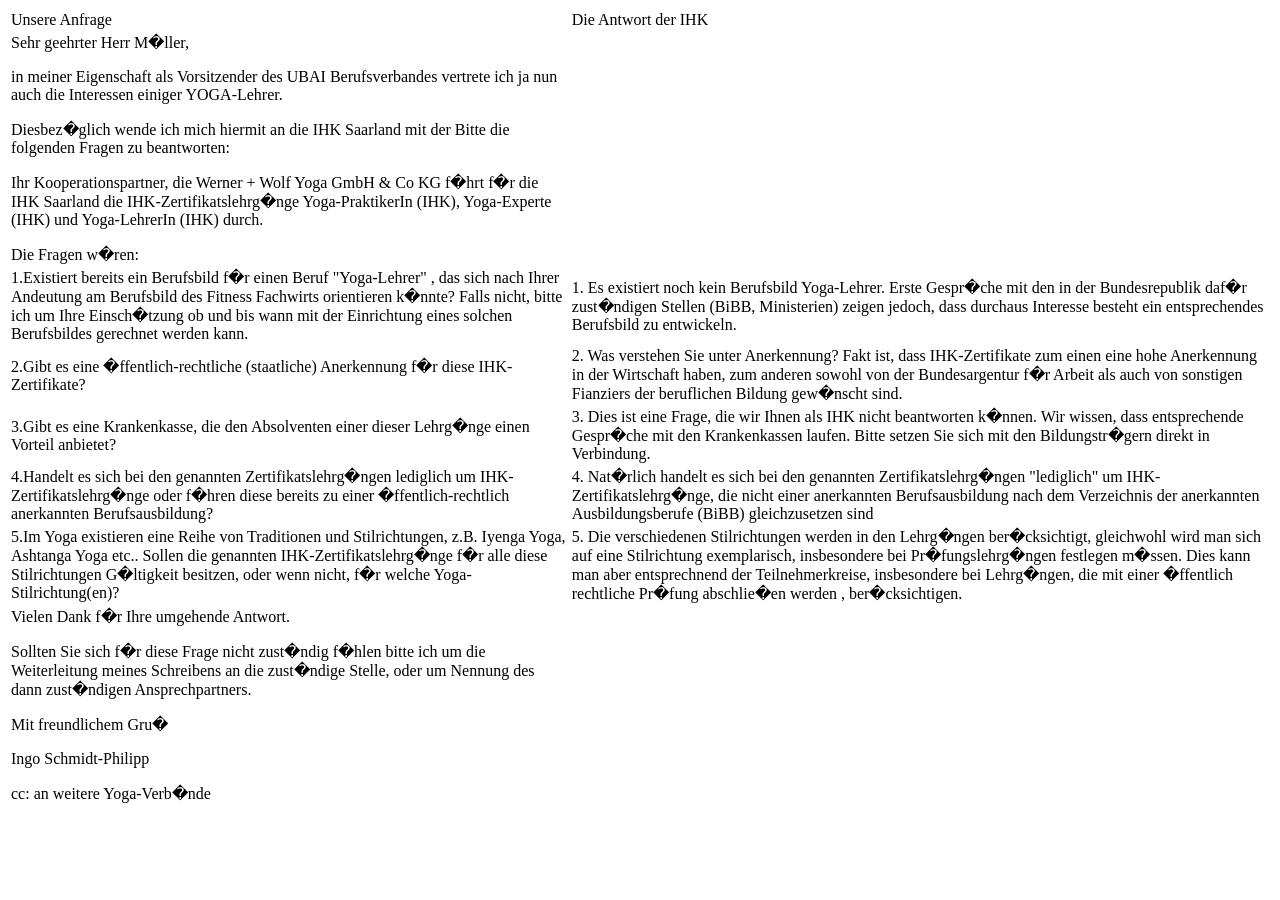
<file: alteversion/ihk-2007-10-24.html>
<html>
<body>
<table>
<tr><td>Unsere Anfrage<td>Die Antwort der IHK
<tr><td>
Sehr geehrter Herr M�ller,

<p>in meiner Eigenschaft als Vorsitzender des UBAI Berufsverbandes vertrete
ich ja nun auch die Interessen einiger YOGA-Lehrer.

<p>Diesbez�glich wende ich mich hiermit an die IHK Saarland mit der Bitte
die folgenden Fragen zu beantworten:

<p>Ihr Kooperationspartner, die Werner + Wolf Yoga GmbH & Co KG f�hrt f�r
die IHK Saarland die IHK-Zertifikatslehrg�nge Yoga-PraktikerIn (IHK), 
Yoga-Experte (IHK) und Yoga-LehrerIn (IHK) durch.

<p>Die Fragen w�ren:
<tr><td>
1.Existiert bereits ein Berufsbild f�r einen Beruf "Yoga-Lehrer" , das
sich nach Ihrer Andeutung am Berufsbild des Fitness Fachwirts
orientieren k�nnte?
Falls nicht, bitte ich um Ihre Einsch�tzung ob und bis wann mit der
Einrichtung eines solchen Berufsbildes gerechnet werden kann.
<td>
1. Es existiert noch kein Berufsbild Yoga-Lehrer. Erste Gespr�che mit den in der Bundesrepublik daf�r zust�ndigen Stellen (BiBB, Ministerien) zeigen jedoch, dass durchaus Interesse besteht ein entsprechendes Berufsbild zu entwickeln. 
<tr><td>
2.Gibt es eine �ffentlich-rechtliche (staatliche) Anerkennung f�r diese
IHK-Zertifikate?
<td>
2. Was verstehen Sie unter Anerkennung? Fakt ist, dass IHK-Zertifikate zum einen eine hohe Anerkennung in der Wirtschaft haben, zum anderen sowohl von der Bundesargentur f�r Arbeit als auch von sonstigen Fianziers der beruflichen Bildung gew�nscht sind.

<tr><td>
3.Gibt es eine Krankenkasse, die den Absolventen einer dieser Lehrg�nge
einen Vorteil anbietet?
<td>
3. Dies ist eine Frage, die wir Ihnen als IHK nicht beantworten k�nnen. Wir wissen, dass entsprechende Gespr�che mit den Krankenkassen laufen. Bitte setzen Sie sich mit den Bildungstr�gern direkt in Verbindung. 

<tr><td>
4.Handelt es sich bei den genannten Zertifikatslehrg�ngen lediglich um
IHK-Zertifikatslehrg�nge oder f�hren diese bereits zu einer
�ffentlich-rechtlich anerkannten Berufsausbildung?
<td>
4. Nat�rlich handelt es sich bei den genannten Zertifikatslehrg�ngen "lediglich" um IHK-Zertifikatslehrg�nge, die nicht einer anerkannten Berufsausbildung nach dem Verzeichnis der anerkannten Ausbildungsberufe (BiBB) gleichzusetzen sind

<tr><td>
5.Im Yoga existieren eine Reihe von Traditionen und Stilrichtungen, z.B.
Iyenga Yoga, Ashtanga Yoga etc..
   Sollen die genannten IHK-Zertifikatslehrg�nge f�r alle diese
Stilrichtungen G�ltigkeit besitzen, oder wenn nicht, f�r welche
Yoga-Stilrichtung(en)?
<td>
5. Die verschiedenen Stilrichtungen werden in den Lehrg�ngen ber�cksichtigt, gleichwohl wird man sich auf eine Stilrichtung exemplarisch, insbesondere bei Pr�fungslehrg�ngen festlegen m�ssen. Dies kann man aber entsprechnend der Teilnehmerkreise, insbesondere bei Lehrg�ngen, die mit einer �ffentlich rechtliche Pr�fung abschlie�en werden , ber�cksichtigen.


<tr><td>

Vielen Dank f�r Ihre umgehende Antwort.

<p>Sollten Sie sich f�r diese Frage nicht zust�ndig f�hlen bitte ich um die
Weiterleitung meines Schreibens an die zust�ndige Stelle, oder um
Nennung des dann zust�ndigen Ansprechpartners.

<p>Mit freundlichem Gru�

<p>Ingo Schmidt-Philipp

<p>cc: an weitere Yoga-Verb�nde
</table>
</file>
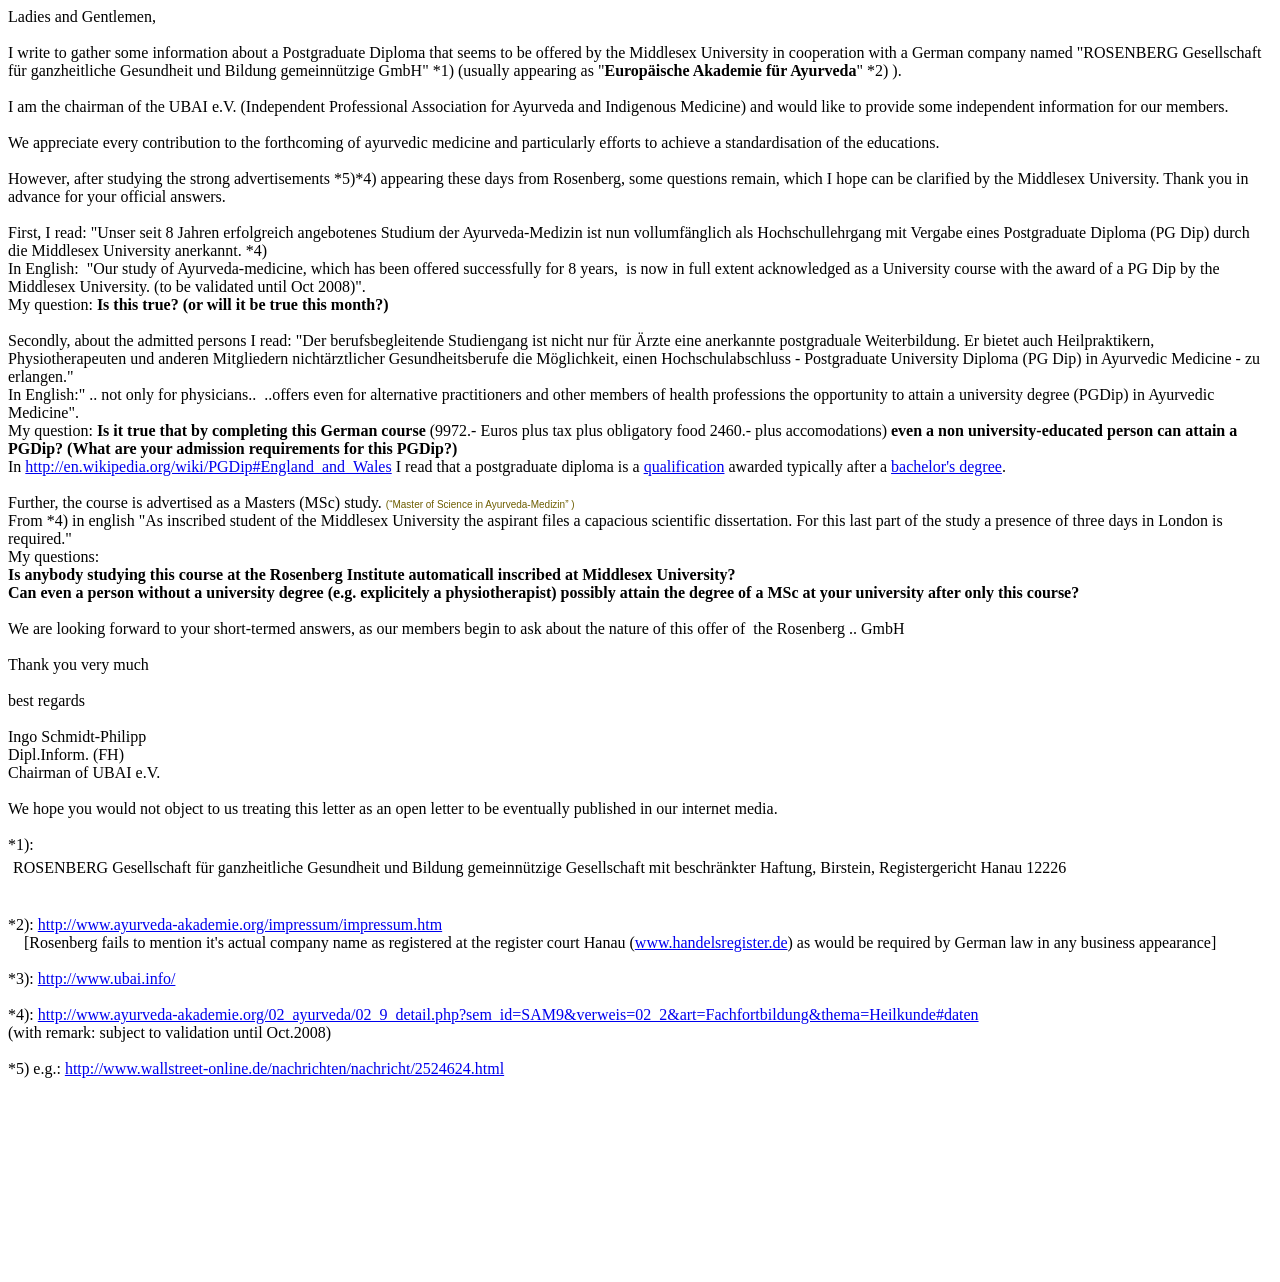
<file: alteversion/msex-9ia.html>
<!DOCTYPE HTML PUBLIC "-//W3C//DTD HTML 4.0 Transitional//EN">
<HTML>
<HEAD>
	<META HTTP-EQUIV="CONTENT-TYPE" CONTENT="text/html; charset=windows-1252">
	<TITLE></TITLE>
	<META NAME="GENERATOR" CONTENT="OpenOffice.org 2.0  (Win32)">
	<META NAME="AUTHOR" CONTENT="Ingo Schmidt-Philipp">
	<META NAME="CREATED" CONTENT="20081006;17382718">
	<META NAME="CHANGEDBY" CONTENT="Ingo Schmidt-Philipp">
	<META NAME="CHANGED" CONTENT="20081006;17422610">
	<STYLE>
	<!--
		@page { size: 21cm 29.7cm; margin: 2cm }
		P { margin-bottom: 0.21cm }
		TD P { margin-bottom: 0cm }
	-->
	</STYLE>
</HEAD>
<BODY LANG="de-DE" DIR="LTR">
<P STYLE="margin-bottom: 0cm">Ladies and Gentlemen,<BR><BR>I write to
gather some information about a Postgraduate Diploma that seems to be
offered by the Middlesex University in cooperation with a German
company named &quot;ROSENBERG Gesellschaft f&uuml;r ganzheitliche
Gesundheit und Bildung gemeinn&uuml;tzige GmbH&quot; *1) (usually
appearing as &quot;<B>Europ&auml;ische Akademie f&uuml;r Ayurveda</B>&quot;
*2) ).<BR><BR>I am the chairman of the UBAI e.V. (Independent
Professional Association for Ayurveda and Indigenous Medicine) and
would like to provide some independent information for our
members.<BR><BR>We appreciate every contribution to the forthcoming
of ayurvedic medicine and particularly efforts to achieve a
standardisation of the educations.<BR><BR>However, after studying the
strong advertisements *5)*4) appearing these days from Rosenberg,
some questions remain, which I hope can be clarified by the Middlesex
University. Thank you in advance for your official answers.<BR><BR>First,
I read: &quot;Unser seit 8 Jahren erfolgreich angebotenes Studium der
Ayurveda-Medizin ist nun vollumf&auml;nglich als Hochschullehrgang
mit Vergabe eines Postgraduate Diploma (PG Dip) durch die Middlesex
University anerkannt. *4)<BR>In English:&nbsp; &quot;Our study of
Ayurveda-medicine, which has been offered successfully for 8 years,&nbsp;
is now in full extent acknowledged as a University course with the
award of a PG Dip by the Middlesex University. (to be validated until
Oct 2008)&quot;.<BR>My question: <B>Is this true? (or will it be true
this month?)</B><BR><BR>Secondly, about the admitted persons I read:
&quot;Der berufsbegleitende Studiengang ist nicht nur f&uuml;r &Auml;rzte
eine anerkannte postgraduale Weiterbildung. Er bietet auch
Heilpraktikern, Physiotherapeuten und anderen Mitgliedern
nicht&auml;rztlicher Gesundheitsberufe die M&ouml;glichkeit, einen
Hochschulabschluss - Postgraduate University Diploma (PG Dip) in
Ayurvedic Medicine - zu erlangen.&quot;<BR>In English:&quot; .. not
only for physicians..&nbsp; ..offers even for alternative
practitioners and other members of health professions the opportunity
to attain a university degree (PGDip) in Ayurvedic Medicine&quot;.<BR>My
question: <B>Is it true that by completing this German course </B>(9972.-
Euros plus tax plus obligatory food 2460.- plus accomodations) <B>even
a non university-educated person can attain a PGDip? (What are your
admission requirements for this PGDip?)</B><BR>In
<A HREF="http://en.wikipedia.org/wiki/PGDip#England_and_Wales">http://en.wikipedia.org/wiki/PGDip#England_and_Wales</A>
I read that a postgraduate diploma is a <A HREF="/wiki/Qualification">qualification</A>
awarded typically after a <A HREF="/wiki/Bachelor%2527s_degree">bachelor's
degree</A>. <BR><BR>Further, the course is advertised as a Masters
(MSc) study. <FONT SIZE=1><FONT FACE="Verdana, Arial, Helvetica, sans-serif"><FONT COLOR="#6e5f02">(&ldquo;Master
of Science in Ayurveda-Medizin&rdquo; )</FONT></FONT></FONT><BR>From
*4) in english &quot;As inscribed student of the Middlesex University
the aspirant files a capacious scientific dissertation. For this last
part of the study a presence of three days in London is required.&quot;<BR>My
questions: <BR><B>Is anybody studying this course at the Rosenberg
Institute automaticall inscribed at Middlesex University?</B><BR><B>Can
even a person without a university degree (e.g. explicitely a
physiotherapist) possibly attain the degree of a MSc at your
university after only this course?<BR><BR></B>We are looking forward
to your short-termed answers, as our members begin to ask about the
nature of this offer of&nbsp; the Rosenberg .. GmbH<BR><BR>Thank you
very much<BR><BR>best regards<BR><BR>Ingo
Schmidt-Philipp<BR>Dipl.Inform. (FH)<BR>Chairman of UBAI e.V.<BR><BR>We
hope you would not object to us treating this letter as an open
letter to be eventually published in our internet media.<BR><BR>*1): 
</P>
<TABLE WIDTH=100% BORDER=0 CELLPADDING=3 CELLSPACING=2>
	<TR>
		<TD COLSPAN=2>
			<P>ROSENBERG Gesellschaft f&uuml;r ganzheitliche Gesundheit und
			Bildung gemeinn&uuml;tzige Gesellschaft mit beschr&auml;nkter
			Haftung, Birstein, Registergericht Hanau 12226</P>
		</TD>
	</TR>
</TABLE>
<P><BR>*2): <A HREF="http://www.ayurveda-akademie.org/impressum/impressum.htm">http://www.ayurveda-akademie.org/impressum/impressum.htm</A>
<BR>&nbsp;&nbsp;&nbsp; [Rosenberg fails to mention it's actual
company name as registered at the register court Hanau
(<A HREF="http://www.handelsregister.de/">www.handelsregister.de</A>)
as would be required by German law in any business appearance]<BR><BR>*3):
<A HREF="http://www.ubai.info/">http://www.ubai.info/</A><BR><BR>*4):
<A HREF="http://www.ayurveda-akademie.org/02_ayurveda/02_9_detail.php?sem_id=SAM9&amp;verweis=02_2&amp;art=Fachfortbildung&amp;thema=Heilkunde#daten">http://www.ayurveda-akademie.org/02_ayurveda/02_9_detail.php?sem_id=SAM9&amp;verweis=02_2&amp;art=Fachfortbildung&amp;thema=Heilkunde#daten</A>&nbsp;
<BR>(with remark: subject to validation until Oct.2008)<BR><BR>*5)
e.g.:
<A HREF="http://www.wallstreet-online.de/nachrichten/nachricht/2524624.html">http://www.wallstreet-online.de/nachrichten/nachricht/2524624.html</A><BR><BR><BR><BR><BR><BR><BR><BR><BR><BR>
</P>
<P STYLE="margin-bottom: 0cm"><BR>
</P>
</BODY>
</HTML>
</file>
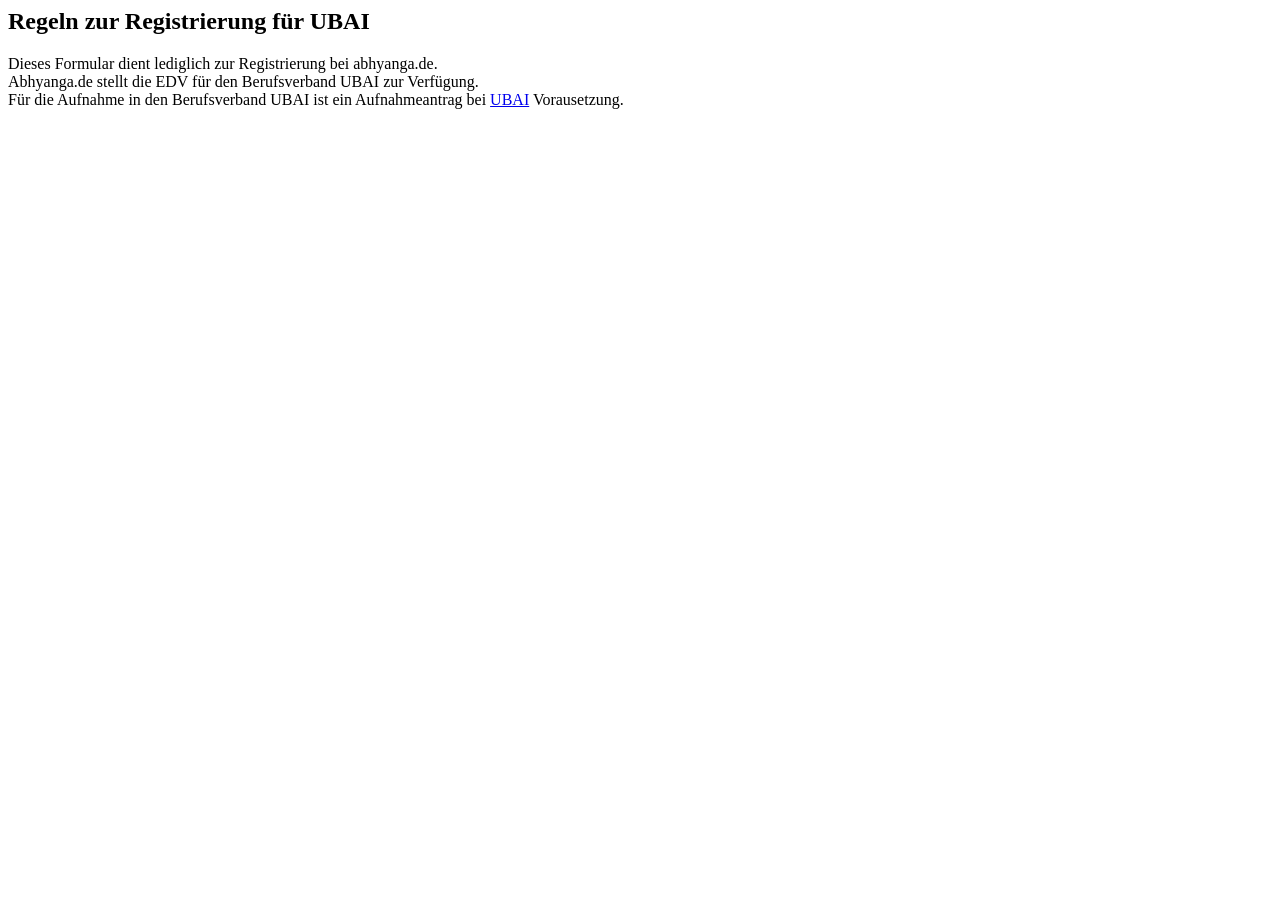
<file: alteversion/Regeln.html>
<html><head><title>Regeln zur Registrierung f�r UBAI</title>

<meta http-equiv="Content-Type" content="text/html; charset=iso-8859-1">
<body>
<h2>Regeln zur Registrierung f�r UBAI</h2>
Dieses Formular dient lediglich zur Registrierung bei abhyanga.de.

<br>Abhyanga.de stellt die EDV f�r den Berufsverband UBAI zur Verf�gung.
<br>F�r die Aufnahme in den Berufsverband UBAI ist ein Aufnahmeantrag bei
<a target=ubai href="http://UBAI.info">UBAI</a> Vorausetzung.
</file>
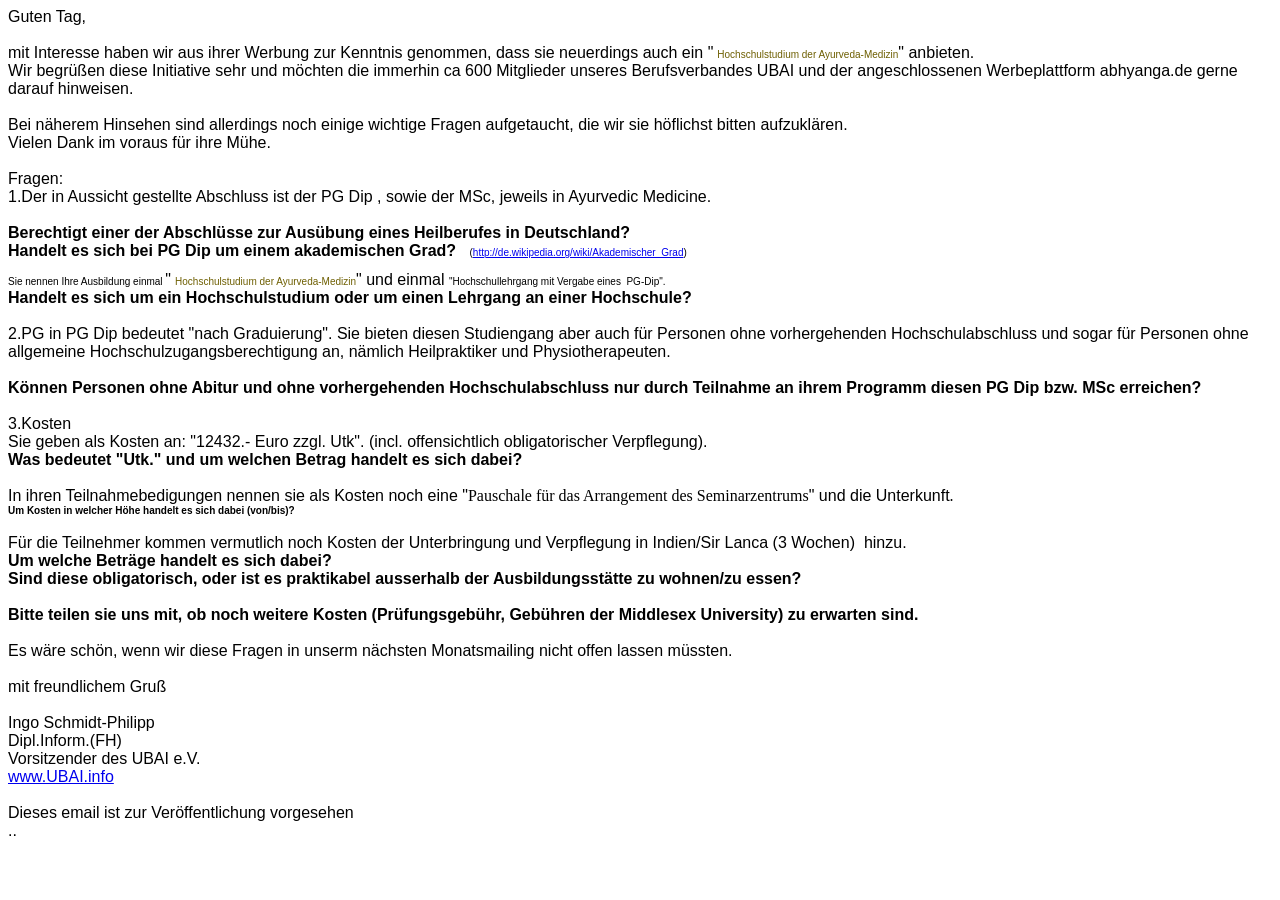
<file: alteversion/rosenberg-9ia.html>
<!DOCTYPE HTML PUBLIC "-//W3C//DTD HTML 4.0 Transitional//EN">
<HTML>
<HEAD>
	<META HTTP-EQUIV="CONTENT-TYPE" CONTENT="text/html; charset=windows-1252">
	<TITLE></TITLE>
	<META NAME="GENERATOR" CONTENT="OpenOffice.org 2.0  (Win32)">
	<META NAME="AUTHOR" CONTENT="Ingo Schmidt-Philipp">
	<META NAME="CREATED" CONTENT="20081006;17382718">
	<META NAME="CHANGEDBY" CONTENT="Ingo Schmidt-Philipp">
	<META NAME="CHANGED" CONTENT="20081006;17395690">
	<STYLE>
	<!--
		@page { size: 21cm 29.7cm; margin: 2cm }
		P { margin-bottom: 0.21cm }
	-->
	</STYLE>
</HEAD>
<BODY LANG="de-DE" DIR="LTR">
<P STYLE="margin-bottom: 0cm"><FONT FACE="Arial">Guten Tag,<BR><BR>mit
Interesse haben wir aus ihrer Werbung zur Kenntnis genommen, dass sie
neuerdings auch ein &quot;</FONT><FONT COLOR="#6e5f02">
<FONT SIZE=1><FONT FACE="Verdana, Arial, Helvetica, sans-serif">Hochschulstudium
der Ayurveda-Medizin</FONT></FONT></FONT><FONT FACE="Arial">&quot;
anbieten.<BR>Wir begr&uuml;&szlig;en diese Initiative sehr und
m&ouml;chten die immerhin ca 600 Mitglieder unseres Berufsverbandes
UBAI und der angeschlossenen Werbeplattform abhyanga.de gerne darauf
hinweisen.<BR><BR>Bei n&auml;herem Hinsehen sind allerdings noch
einige wichtige Fragen aufgetaucht, die wir sie h&ouml;flichst bitten
aufzukl&auml;ren. <BR>Vielen Dank im voraus f&uuml;r ihre
M&uuml;he.<BR><BR>Fragen:<BR>1.Der in Aussicht gestellte Abschluss
ist der PG Dip , sowie der MSc, jeweils in Ayurvedic
Medicine.<BR><BR><B>Berechtigt einer der Abschl&uuml;sse zur Aus&uuml;bung
eines Heilberufes in Deutschland?<BR>Handelt es sich bei PG Dip um
einem akademischen Grad?&nbsp;&nbsp;
</B><FONT SIZE=1>(<A HREF="http://de.wikipedia.org/wiki/Akademischer_Grad">http://de.wikipedia.org/wiki/Akademischer_Grad</A>)<BR><BR>Sie
nennen Ihre Ausbildung einmal </FONT>&quot;</FONT><FONT COLOR="#6e5f02">
<FONT SIZE=1><FONT FACE="Verdana, Arial, Helvetica, sans-serif">Hochschulstudium
der Ayurveda-Medizin</FONT></FONT></FONT><FONT FACE="Arial">&quot;
und einmal </FONT><FONT SIZE=1><FONT FACE="Verdana, Arial, Helvetica, sans-serif">&quot;Hochschullehrgang
mit Vergabe eines&nbsp; PG-Dip&quot;.<BR><B><FONT SIZE=3>Handelt es
sich um ein Hochschulstudium oder um einen Lehrgang an einer
Hochschule?</FONT></B><BR></FONT></FONT><FONT FACE="Arial"><BR>2.PG
in PG Dip bedeutet &quot;nach Graduierung&quot;. Sie bieten diesen
Studiengang aber auch f&uuml;r Personen ohne vorhergehenden
Hochschulabschluss und sogar f&uuml;r Personen ohne allgemeine
Hochschulzugangsberechtigung an, n&auml;mlich Heilpraktiker und
Physiotherapeuten.<BR><B><BR>K&ouml;nnen Personen ohne Abitur und
ohne vorhergehenden Hochschulabschluss nur durch Teilnahme an ihrem
Programm diesen PG Dip bzw. MSc erreichen?</B><BR><BR>3.Kosten<BR>Sie
geben als Kosten an: &quot;12432.- Euro zzgl. Utk&quot;. (incl.
offensichtlich obligatorischer Verpflegung).<BR><B>Was bedeutet
&quot;Utk.&quot; und um welchen Betrag handelt es sich dabei?<BR><BR></B>In
ihren Teilnahmebedigungen nennen sie als Kosten noch eine &quot;</FONT>Pauschale
f&uuml;r das Arrangement des Seminarzentrums<FONT FACE="Arial">&quot;
und die Unterkunft</FONT>.<BR><B><FONT SIZE=1><FONT FACE="Arial">Um
Kosten in welcher H&ouml;he handelt es sich dabei (von/bis)?</FONT></FONT></B><BR><BR><FONT FACE="Arial">F&uuml;r
die Teilnehmer kommen vermutlich noch Kosten der Unterbringung und
Verpflegung in Indien/Sir Lanca (3 Wochen)&nbsp; hinzu.<BR><B>Um
welche Betr&auml;ge handelt es sich dabei?<BR>Sind diese
obligatorisch, oder ist es praktikabel ausserhalb der
Ausbildungsst&auml;tte zu wohnen/zu essen?<BR><BR>Bitte teilen sie
uns mit, ob noch weitere Kosten (Pr&uuml;fungsgeb&uuml;hr, Geb&uuml;hren
der Middlesex University) zu erwarten sind.<BR><BR></B>Es w&auml;re
sch&ouml;n, wenn wir diese Fragen in unserm n&auml;chsten
Monatsmailing nicht offen lassen m&uuml;ssten.<BR><BR>mit
freundlichem Gru&szlig;<BR><BR>Ingo
Schmidt-Philipp<BR>Dipl.Inform.(FH)<BR>Vorsitzender des UBAI
e.V.<BR><A HREF="http://www.UBAI.info/">www.UBAI.info</A><BR><BR>Dieses
email ist zur Ver&ouml;ffentlichung vorgesehen<BR>..</FONT></P>
</BODY>
</HTML>
</file>
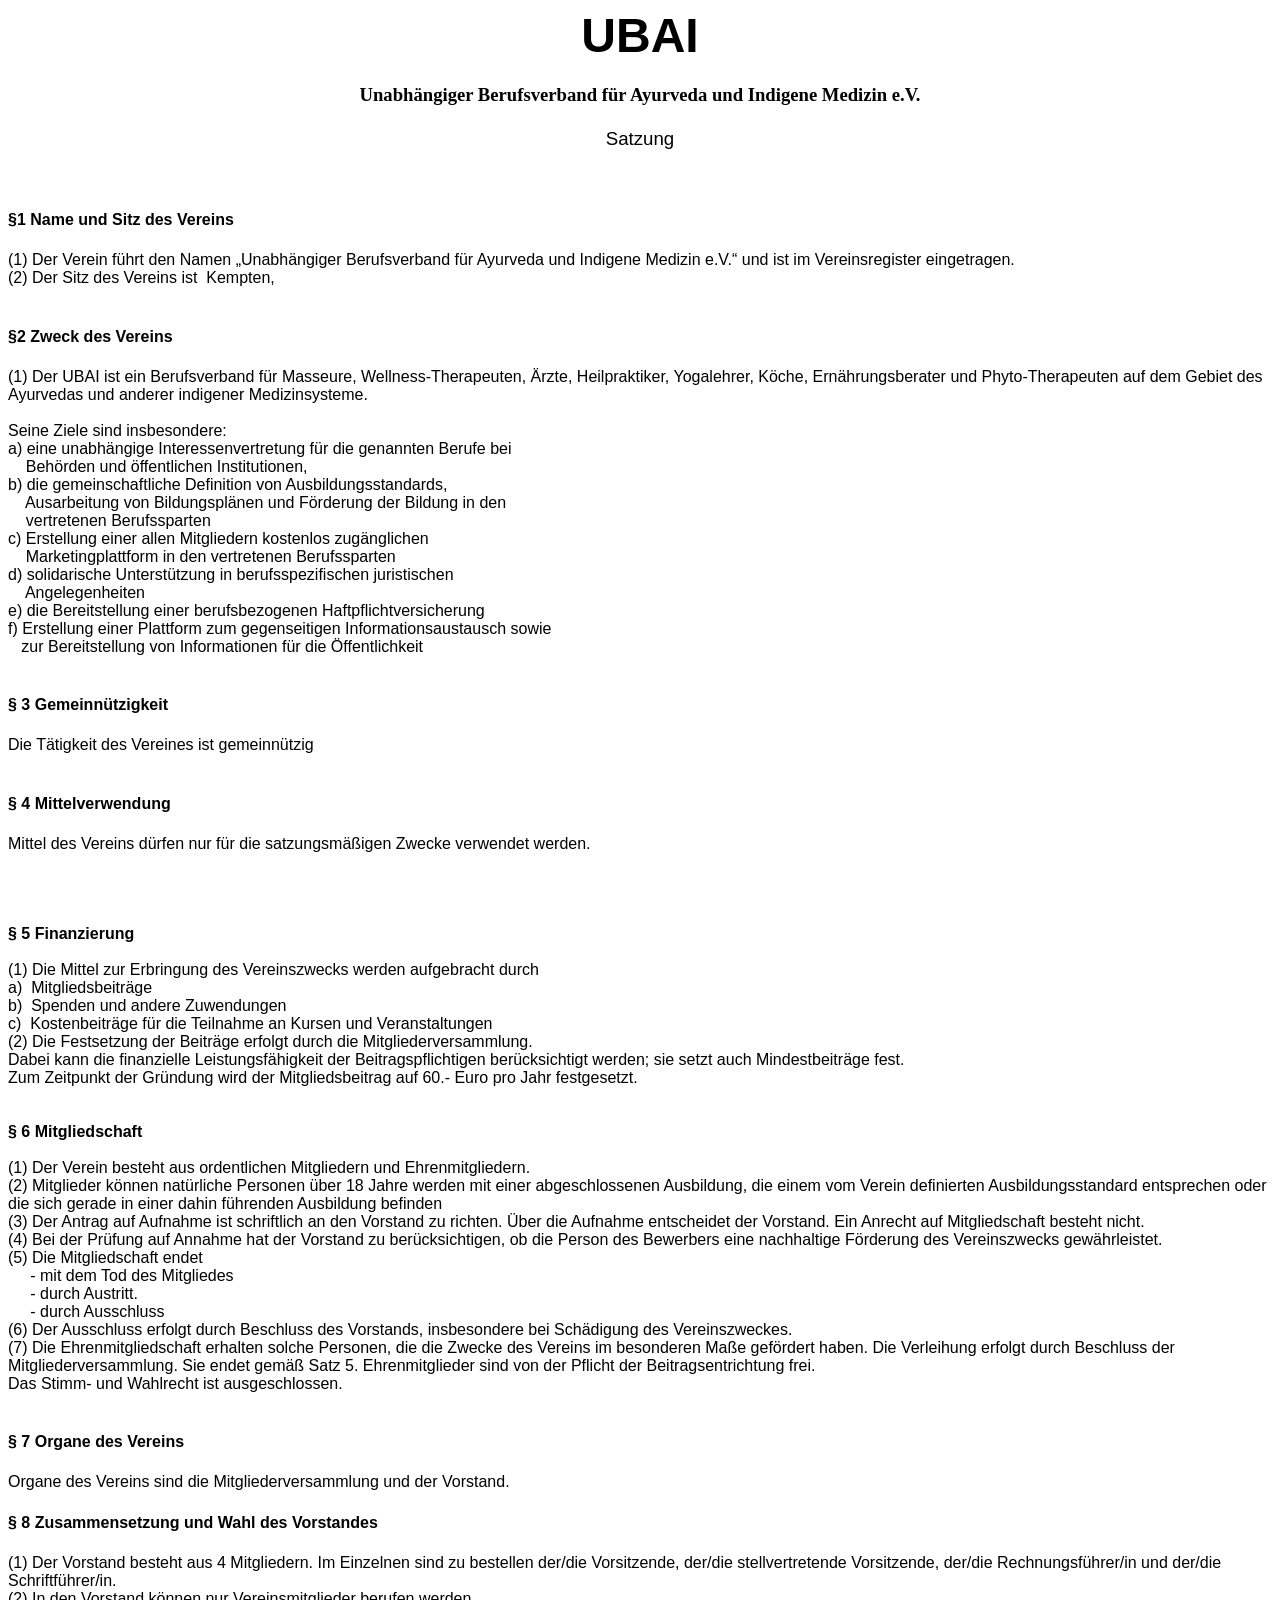
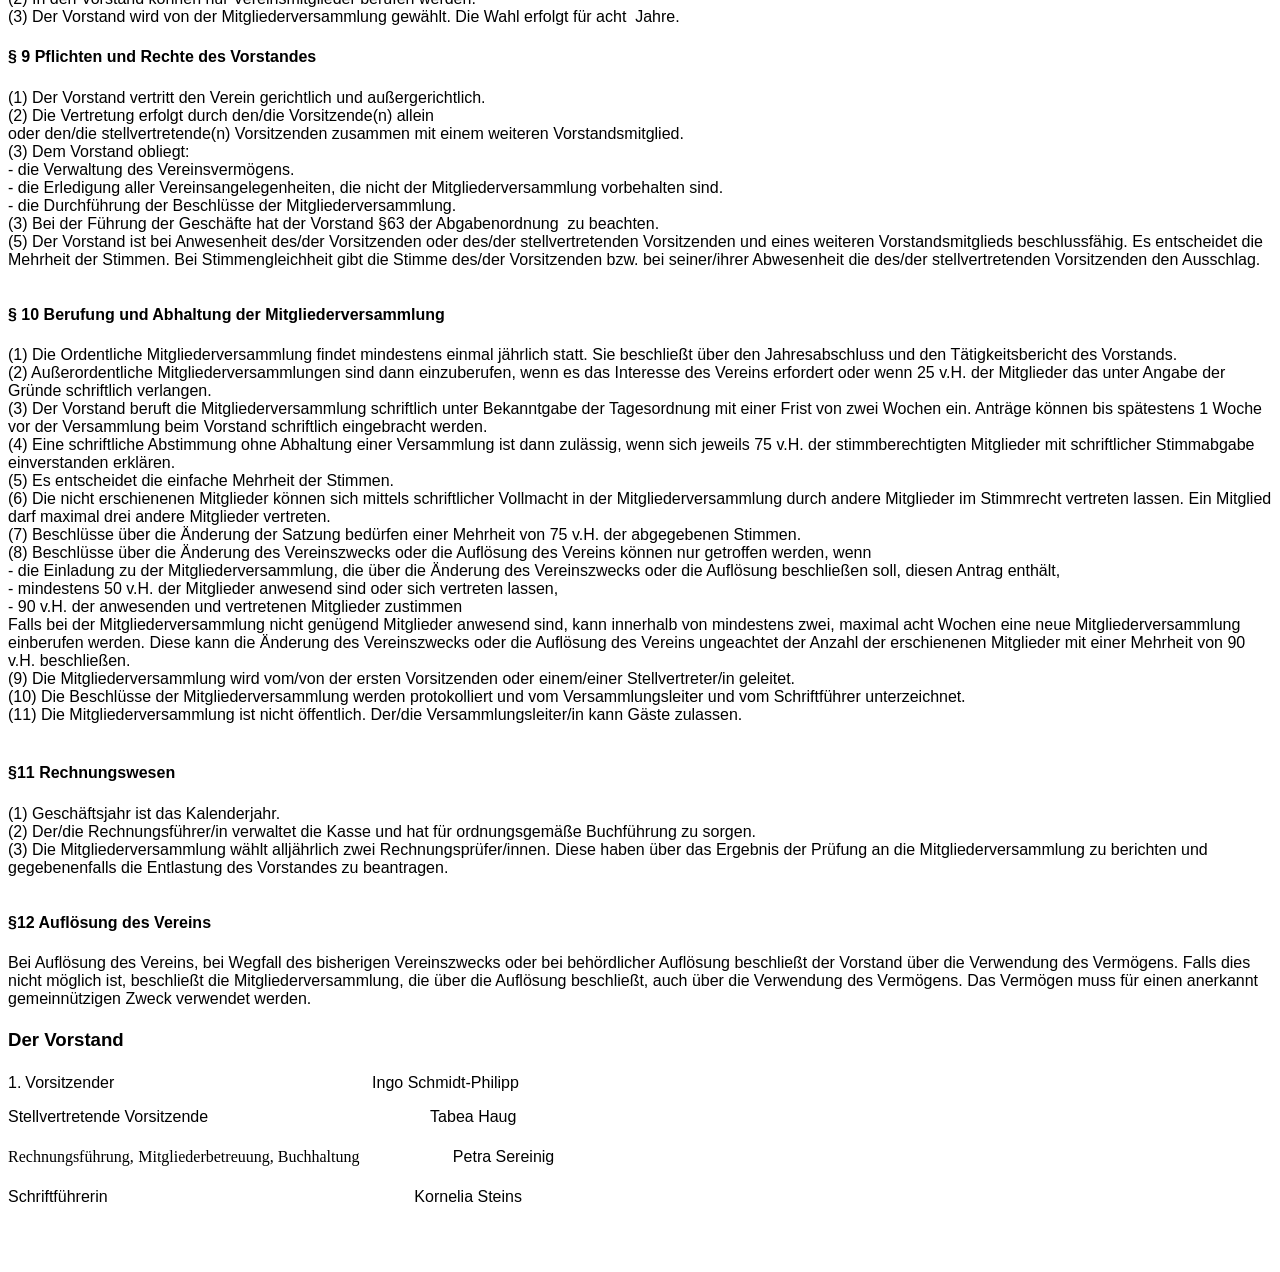
<file: alteversion/Satzung.htm>
<html xmlns:o="urn:schemas-microsoft-com:office:office"
xmlns:w="urn:schemas-microsoft-com:office:word"
xmlns="http://www.w3.org/TR/REC-html40">

<head>
<meta http-equiv=Content-Type content="text/html; charset=windows-1252">
<meta name=ProgId content=Word.Document>
<meta name=Generator content="Microsoft Word 9">
<meta name=Originator content="Microsoft Word 9">
<link rel=File-List href="./UBAI%20Satzung-Dateien/filelist.xml">
<title>Satzung UBAI  Unabh�ngiger Berufsverband f�r Ayurveda und Indigene
Medizin e</title>
<!--[if gte mso 9]><xml>
 <o:DocumentProperties>
  <o:Author>Computer</o:Author>
  <o:LastAuthor>Computer</o:LastAuthor>
  <o:Revision>2</o:Revision>
  <o:LastPrinted>2007-06-22T15:35:00Z</o:LastPrinted>
  <o:Created>2007-06-26T15:34:00Z</o:Created>
  <o:LastSaved>2007-06-26T15:34:00Z</o:LastSaved>
  <o:Pages>4</o:Pages>
  <o:Words>1168</o:Words>
  <o:Characters>6659</o:Characters>
  <o:Lines>55</o:Lines>
  <o:Paragraphs>13</o:Paragraphs>
  <o:CharactersWithSpaces>8177</o:CharactersWithSpaces>
  <o:Version>9.2812</o:Version>
 </o:DocumentProperties>
</xml><![endif]--><!--[if gte mso 9]><xml>
 <w:WordDocument>
  <w:HyphenationZone>21</w:HyphenationZone>
 </w:WordDocument>
</xml><![endif]-->
<style>
<!--
 /* Font Definitions */
@font-face
	{font-family:"Arial Narrow";
	panose-1:2 11 5 6 2 2 2 3 2 4;
	mso-font-charset:0;
	mso-generic-font-family:swiss;
	mso-font-pitch:variable;
	mso-font-signature:647 0 0 0 159 0;}
@font-face
	{font-family:"Arial Unicode MS";
	panose-1:2 11 6 4 2 2 2 2 2 4;
	mso-font-charset:128;
	mso-generic-font-family:swiss;
	mso-font-pitch:variable;
	mso-font-signature:-1 -369098753 63 0 4129023 0;}
@font-face
	{font-family:"\@Arial Unicode MS";
	panose-1:2 11 6 4 2 2 2 2 2 4;
	mso-font-charset:128;
	mso-generic-font-family:swiss;
	mso-font-pitch:variable;
	mso-font-signature:-1 -369098753 63 0 4129023 0;}
 /* Style Definitions */
p.MsoNormal, li.MsoNormal, div.MsoNormal
	{mso-style-parent:"";
	margin:0cm;
	margin-bottom:.0001pt;
	mso-pagination:widow-orphan;
	font-size:12.0pt;
	font-family:"Times New Roman";
	mso-fareast-font-family:"Times New Roman";}
h4
	{margin-right:0cm;
	mso-margin-top-alt:auto;
	mso-margin-bottom-alt:auto;
	margin-left:0cm;
	mso-pagination:widow-orphan;
	mso-outline-level:4;
	font-size:12.0pt;
	font-family:"Arial Unicode MS";
	font-weight:bold;}
h5
	{margin-right:0cm;
	mso-margin-top-alt:auto;
	mso-margin-bottom-alt:auto;
	margin-left:0cm;
	mso-pagination:widow-orphan;
	mso-outline-level:5;
	font-size:10.0pt;
	font-family:"Arial Unicode MS";
	font-weight:bold;}
p
	{margin-right:0cm;
	mso-margin-top-alt:auto;
	mso-margin-bottom-alt:auto;
	margin-left:0cm;
	mso-pagination:widow-orphan;
	font-size:12.0pt;
	font-family:"Arial Unicode MS";}
@page Section1
	{size:595.3pt 841.9pt;
	margin:70.85pt 70.85pt 2.0cm 108.0pt;
	mso-header-margin:35.4pt;
	mso-footer-margin:35.4pt;
	mso-paper-source:0;}
div.Section1
	{page:Section1;}
 /* List Definitions */
@list l0
	{mso-list-id:160120134;
	mso-list-type:hybrid;
	mso-list-template-ids:1214702980 67567637 67567641 67567643 67567631 67567641 67567643 67567631 67567641 67567643;}
@list l0:level1
	{mso-level-text:"\(%1\)";
	mso-level-tab-stop:36.0pt;
	mso-level-number-position:left;
	text-indent:-18.0pt;}
@list l1
	{mso-list-id:955790463;
	mso-list-type:hybrid;
	mso-list-template-ids:422314880 518136142 67567641 67567643 67567631 67567641 67567643 67567631 67567641 67567643;}
@list l1:level1
	{mso-level-text:"\(%1\)";
	mso-level-tab-stop:38.25pt;
	mso-level-number-position:left;
	margin-left:38.25pt;
	text-indent:-20.25pt;}
@list l2
	{mso-list-id:1048795790;
	mso-list-type:hybrid;
	mso-list-template-ids:435197220 67567637 67567641 67567643 67567631 67567641 67567643 67567631 67567641 67567643;}
@list l2:level1
	{mso-level-text:"\(%1\)";
	mso-level-tab-stop:36.0pt;
	mso-level-number-position:left;
	text-indent:-18.0pt;}
@list l3
	{mso-list-id:1189879133;
	mso-list-type:hybrid;
	mso-list-template-ids:-2105245260 67567637 67567641 67567643 67567631 67567641 67567643 67567631 67567641 67567643;}
@list l3:level1
	{mso-level-text:"\(%1\)";
	mso-level-tab-stop:36.0pt;
	mso-level-number-position:left;
	text-indent:-18.0pt;}
ol
	{margin-bottom:0cm;}
ul
	{margin-bottom:0cm;}
-->
</style>
</head>

<body lang=DE style='tab-interval:35.4pt'>

<div class=Section1>

<h4 align=center style='text-align:center'><span style='font-size:36.0pt;
mso-bidi-font-size:12.0pt;font-family:Arial'>UBAI<o:p></o:p></span></h4>

<h4 align=center style='text-align:center'><span style='font-size:14.0pt;
mso-bidi-font-size:12.0pt;font-family:"Arial Narrow";mso-bidi-font-family:Arial'>Unabh�ngiger
Berufsverband f�r Ayurveda und Indigene Medizin e.V.<o:p></o:p></span></h4>

<h4 align=center style='text-align:center'><span style='font-size:14.0pt;
mso-bidi-font-size:12.0pt;font-family:Arial;font-weight:normal'>Satzung<o:p></o:p></span></h4>

<h4><![if !supportEmptyParas]>&nbsp;<![endif]><o:p></o:p></h4>

<h5><strong><span style='font-size:12.0pt;mso-bidi-font-size:10.0pt;font-family:
Arial'>�1 Name und Sitz des Vereins</span></strong><span style='font-family:
Arial'><o:p></o:p></span></h5>

<p style='margin:0cm;margin-bottom:.0001pt'><span style='font-family:Arial'>(1)
Der Verein f�hrt den Namen �Unabh�ngiger Berufsverband f�r Ayurveda und
Indigene Medizin e.V.� und ist im Vereinsregister eingetragen.<br>
(2) Der Sitz des Vereins ist<span style="mso-spacerun: yes">�
</span>Kempten,<span style="mso-spacerun: yes">� </span><o:p></o:p></span></p>

<p style='margin:0cm;margin-bottom:.0001pt'><span style='font-family:Arial'><![if !supportEmptyParas]>&nbsp;<![endif]><o:p></o:p></span></p>

<h5><strong><span style='font-size:12.0pt;mso-bidi-font-size:10.0pt;font-family:
Arial'>�2 Zweck des Vereins<o:p></o:p></span></strong></h5>

<p style='margin:0cm;margin-bottom:.0001pt'><span style='font-family:Arial'>(1)
Der UBAI ist ein Berufsverband f�r Masseure, Wellness-Therapeuten, �rzte,
Heilpraktiker, Yogalehrer, K�che, Ern�hrungsberater und Phyto-Therapeuten auf
dem Gebiet des Ayurvedas und anderer indigener Medizinsysteme. <o:p></o:p></span></p>

<p style='margin:0cm;margin-bottom:.0001pt'><span style='font-family:Arial'><![if !supportEmptyParas]>&nbsp;<![endif]><o:p></o:p></span></p>

<p style='margin:0cm;margin-bottom:.0001pt'><span style='font-family:Arial'>Seine
Ziele sind insbesondere:<o:p></o:p></span></p>

<p style='margin:0cm;margin-bottom:.0001pt'><span style='font-family:Arial'>a)
eine unabh�ngige Interessenvertretung f�r die genannten Berufe bei<o:p></o:p></span></p>

<p style='margin:0cm;margin-bottom:.0001pt'><span style='font-family:Arial'><span
style="mso-spacerun: yes">��� </span>Beh�rden und �ffentlichen Institutionen, <o:p></o:p></span></p>

<p style='margin:0cm;margin-bottom:.0001pt'><span style='font-family:Arial'>b)
die gemeinschaftliche Definition von Ausbildungsstandards,<o:p></o:p></span></p>

<p style='margin:0cm;margin-bottom:.0001pt'><span style='font-family:Arial'><span
style="mso-spacerun: yes">��� </span>Ausarbeitung von Bildungspl�nen und
F�rderung der Bildung in den<o:p></o:p></span></p>

<p style='margin:0cm;margin-bottom:.0001pt'><span style='font-family:Arial'><span
style="mso-spacerun: yes">��� </span>vertretenen Berufssparten<o:p></o:p></span></p>

<p style='margin:0cm;margin-bottom:.0001pt'><span style='font-family:Arial'>c)
Erstellung einer allen Mitgliedern kostenlos zug�nglichen<span
style="mso-spacerun: yes">� </span><o:p></o:p></span></p>

<p style='margin:0cm;margin-bottom:.0001pt'><span style='font-family:Arial'><span
style="mso-spacerun: yes">��� </span>Marketingplattform in den vertretenen
Berufssparten <o:p></o:p></span></p>

<p style='margin:0cm;margin-bottom:.0001pt'><span style='font-family:Arial'>d)
solidarische Unterst�tzung in berufsspezifischen juristischen<o:p></o:p></span></p>

<p style='margin:0cm;margin-bottom:.0001pt'><span style='font-family:Arial'><span
style="mso-spacerun: yes">��� </span>Angelegenheiten <o:p></o:p></span></p>

<p style='margin:0cm;margin-bottom:.0001pt'><span style='font-family:Arial'>e)
die Bereitstellung einer berufsbezogenen Haftpflichtversicherung<o:p></o:p></span></p>

<p style='margin:0cm;margin-bottom:.0001pt'><span style='font-family:Arial'>f)
Erstellung einer Plattform zum gegenseitigen Informationsaustausch sowie <o:p></o:p></span></p>

<p style='margin:0cm;margin-bottom:.0001pt'><span style='font-family:Arial'><span
style="mso-spacerun: yes">�� </span>zur Bereitstellung von Informationen f�r
die �ffentlichkeit</span></p>

<p style='margin-top:0cm;margin-right:0cm;margin-bottom:0cm;margin-left:18.0pt;
margin-bottom:.0001pt'><![if !supportEmptyParas]>&nbsp;<![endif]><o:p></o:p></p>

<h5><strong><span style='font-size:12.0pt;mso-bidi-font-size:10.0pt;font-family:
Arial'>� 3 Gemeinn�tzigkeit</span></strong><span style='font-size:12.0pt;
mso-bidi-font-size:10.0pt;font-family:Arial'><o:p></o:p></span></h5>

<p style='margin:0cm;margin-bottom:.0001pt'><span style='font-family:Arial'>Die
T�tigkeit des Vereines ist gemeinn�tzig<o:p></o:p></span></p>

<p style='margin:0cm;margin-bottom:.0001pt'><span style='font-family:Arial'><![if !supportEmptyParas]>&nbsp;<![endif]><o:p></o:p></span></p>

<h5><strong><span style='font-size:12.0pt;mso-bidi-font-size:10.0pt;font-family:
Arial'>� 4 Mittelverwendung</span></strong><span style='font-size:12.0pt;
mso-bidi-font-size:10.0pt;font-family:Arial'><o:p></o:p></span></h5>

<p style='margin:0cm;margin-bottom:.0001pt'><span style='font-family:Arial'>Mittel
des Vereins d�rfen nur f�r die satzungsm��igen Zwecke verwendet werden. <o:p></o:p></span></p>

<p style='margin:0cm;margin-bottom:.0001pt'><span style='font-family:Arial'><br
style='mso-special-character:line-break'>
<![if !supportLineBreakNewLine]><br style='mso-special-character:line-break'>
<![endif]><o:p></o:p></span></p>

<p style='margin:0cm;margin-bottom:.0001pt'><span style='font-family:Arial'><![if !supportEmptyParas]>&nbsp;<![endif]><o:p></o:p></span></p>

<p style='margin:0cm;margin-bottom:.0001pt'><span style='font-family:Arial'><![if !supportEmptyParas]>&nbsp;<![endif]><o:p></o:p></span></p>

<p style='margin:0cm;margin-bottom:.0001pt'><strong><span style='font-family:
Arial'>� 5 Finanzierung<o:p></o:p></span></strong></p>

<p style='margin:0cm;margin-bottom:.0001pt'><span style='font-family:Arial'><![if !supportEmptyParas]>&nbsp;<![endif]><o:p></o:p></span></p>

<p style='margin:0cm;margin-bottom:.0001pt'><span style='font-family:Arial'>(1)
Die Mittel zur Erbringung des Vereinszwecks werden aufgebracht durch<br>
a)<span style="mso-spacerun: yes">� </span>Mitgliedsbeitr�ge<br>
b)<span style="mso-spacerun: yes">� </span>Spenden und andere Zuwendungen</span><br>
<span style='font-family:Arial'>c)<span style="mso-spacerun: yes">�
</span>Kostenbeitr�ge f�r die Teilnahme an Kursen und Veranstaltungen<br>
(2) Die Festsetzung der Beitr�ge erfolgt durch die Mitgliederversammlung. <o:p></o:p></span></p>

<p style='margin:0cm;margin-bottom:.0001pt'><span style='font-family:Arial'>Dabei
kann die finanzielle Leistungsf�higkeit der Beitragspflichtigen ber�cksichtigt
werden; sie setzt auch Mindestbeitr�ge fest.<o:p></o:p></span></p>

<p style='margin:0cm;margin-bottom:.0001pt'><span style='font-family:Arial'>Zum
Zeitpunkt der Gr�ndung wird der Mitgliedsbeitrag auf 60.- Euro pro Jahr
festgesetzt.</span> </p>

<p style='margin-top:0cm;margin-right:0cm;margin-bottom:0cm;margin-left:18.0pt;
margin-bottom:.0001pt'><![if !supportEmptyParas]>&nbsp;<![endif]><o:p></o:p></p>

<p style='margin-top:0cm;margin-right:0cm;margin-bottom:0cm;margin-left:18.0pt;
margin-bottom:.0001pt'><![if !supportEmptyParas]>&nbsp;<![endif]><o:p></o:p></p>

<p style='margin:0cm;margin-bottom:.0001pt'><strong><span style='font-family:
Arial'>� 6 Mitgliedschaft<o:p></o:p></span></strong></p>

<p style='margin:0cm;margin-bottom:.0001pt'><span style='font-family:Arial'><![if !supportEmptyParas]>&nbsp;<![endif]><o:p></o:p></span></p>

<p style='margin:0cm;margin-bottom:.0001pt'><span style='font-family:Arial'>(1)
Der Verein besteht aus ordentlichen Mitgliedern und Ehrenmitgliedern.<br>
(2) Mitglieder k�nnen nat�rliche Personen �ber 18 Jahre werden mit einer
abgeschlossenen Ausbildung, die einem vom Verein definierten
Ausbildungsstandard entsprechen oder die sich gerade in einer dahin f�hrenden
Ausbildung befinden<o:p></o:p></span></p>

<p style='margin:0cm;margin-bottom:.0001pt'><span style='font-family:Arial'>(3)
Der Antrag auf Aufnahme ist schriftlich an den Vorstand zu richten. �ber die
Aufnahme entscheidet der Vorstand. Ein Anrecht auf Mitgliedschaft besteht
nicht.<br>
(4) Bei der Pr�fung auf Annahme hat der Vorstand zu ber�cksichtigen, ob die
Person des Bewerbers eine nachhaltige F�rderung des Vereinszwecks
gew�hrleistet.<br>
(5) Die Mitgliedschaft endet<br>
<span style="mso-spacerun: yes">���� </span>- mit dem Tod des Mitgliedes <br>
<span style="mso-spacerun: yes">���� </span>- durch Austritt. <o:p></o:p></span></p>

<p style='margin:0cm;margin-bottom:.0001pt'><span style='font-family:Arial'><span
style="mso-spacerun: yes">���� </span>- durch Ausschluss<br>
(6) Der Ausschluss erfolgt durch Beschluss des Vorstands, insbesondere bei
Sch�digung des Vereinszweckes.<br>
(7) Die Ehrenmitgliedschaft erhalten solche Personen, die die Zwecke des
Vereins im besonderen Ma�e gef�rdert haben. Die Verleihung erfolgt durch
Beschluss der Mitgliederversammlung. Sie endet gem�� Satz 5. Ehrenmitglieder
sind von der Pflicht der Beitragsentrichtung frei. <o:p></o:p></span></p>

<p style='margin:0cm;margin-bottom:.0001pt'><span style='font-family:Arial'>Das
Stimm- und Wahlrecht ist ausgeschlossen.<br style='mso-special-character:line-break'>
<![if !supportLineBreakNewLine]><br style='mso-special-character:line-break'>
<![endif]><o:p></o:p></span></p>

<h5><strong><span style='font-size:12.0pt;mso-bidi-font-size:10.0pt;font-family:
Arial'>� 7 Organe des Vereins</span></strong><span style='font-size:12.0pt;
mso-bidi-font-size:10.0pt;font-family:Arial'><o:p></o:p></span></h5>

<p style='margin:0cm;margin-bottom:.0001pt'><span style='font-family:Arial'>Organe
des Vereins sind die Mitgliederversammlung und der Vorstand.</span></p>

<h5><strong><span style='font-size:12.0pt;mso-bidi-font-size:10.0pt;font-family:
Arial'>� 8 Zusammensetzung und Wahl des Vorstandes</span></strong><span
style='font-size:12.0pt;mso-bidi-font-size:10.0pt;font-family:Arial'><o:p></o:p></span></h5>

<p style='margin:0cm;margin-bottom:.0001pt'><span style='font-family:Arial'>(1)
Der Vorstand besteht aus 4 Mitgliedern. Im Einzelnen sind zu bestellen der/die
Vorsitzende, der/die stellvertretende Vorsitzende, der/die Rechnungsf�hrer/in
und der/die Schriftf�hrer/in.<br>
(2) In den Vorstand k�nnen nur Vereinsmitglieder berufen werden.<br>
(3) Der Vorstand wird von der Mitgliederversammlung gew�hlt. Die Wahl erfolgt
f�r acht<span style="mso-spacerun: yes">� </span>Jahre. <o:p></o:p></span></p>

<h5><strong><span style='font-size:12.0pt;mso-bidi-font-size:10.0pt;font-family:
Arial'>� 9 Pflichten und Rechte des Vorstandes</span></strong><span
style='font-size:12.0pt;mso-bidi-font-size:10.0pt;font-family:Arial'><o:p></o:p></span></h5>

<p style='margin:0cm;margin-bottom:.0001pt'><span style='font-family:Arial'>(1)
Der Vorstand vertritt den Verein gerichtlich und au�ergerichtlich.<br>
(2) Die Vertretung erfolgt durch den/die Vorsitzende(n) allein <o:p></o:p></span></p>

<p style='margin:0cm;margin-bottom:.0001pt'><span style='font-family:Arial'>oder
den/die stellvertretende(n) Vorsitzenden zusammen mit einem weiteren
Vorstandsmitglied.<br>
(3) Dem Vorstand obliegt:<br>
- die Verwaltung des Vereinsverm�gens.<br>
- die Erledigung aller Vereinsangelegenheiten, die nicht der
Mitgliederversammlung vorbehalten sind.<br>
- die Durchf�hrung der Beschl�sse der Mitgliederversammlung.<br>
(3) Bei der F�hrung der Gesch�fte hat der Vorstand �63 der Abgabenordnung<span
style="mso-spacerun: yes">� </span>zu beachten.<br>
(5) Der Vorstand ist bei Anwesenheit des/der Vorsitzenden oder des/der
stellvertretenden Vorsitzenden und eines weiteren Vorstandsmitglieds beschlussf�hig.
Es entscheidet die Mehrheit der Stimmen. Bei Stimmengleichheit gibt die Stimme
des/der Vorsitzenden bzw. bei seiner/ihrer Abwesenheit die des/der
stellvertretenden Vorsitzenden den Ausschlag.</span></p>

<h5><span style='font-family:Arial'><br>
</span><strong><span style='font-size:12.0pt;mso-bidi-font-size:10.0pt;
font-family:Arial'>� 10 Berufung und Abhaltung der Mitgliederversammlung</span></strong><span
style='font-size:12.0pt;mso-bidi-font-size:10.0pt;font-family:Arial'><o:p></o:p></span></h5>

<p style='margin:0cm;margin-bottom:.0001pt'><span style='font-family:Arial'>(1)
Die Ordentliche Mitgliederversammlung findet mindestens einmal j�hrlich statt.
Sie beschlie�t �ber den Jahresabschluss und den T�tigkeitsbericht des
Vorstands.<br>
(2) Au�erordentliche Mitgliederversammlungen sind dann einzuberufen, wenn es
das Interesse des Vereins erfordert oder wenn 25 v.H. der Mitglieder das unter
Angabe der Gr�nde schriftlich verlangen.<br>
(3) Der Vorstand beruft die Mitgliederversammlung schriftlich unter Bekanntgabe
der Tagesordnung mit einer Frist von zwei Wochen ein. Antr�ge k�nnen bis
sp�testens 1 Woche vor der Versammlung beim Vorstand schriftlich eingebracht
werden.<br>
(4) Eine schriftliche Abstimmung ohne Abhaltung einer Versammlung ist dann
zul�ssig, wenn sich jeweils 75 v.H. der stimmberechtigten Mitglieder mit
schriftlicher Stimmabgabe einverstanden erkl�ren. <br>
(5) Es entscheidet die einfache Mehrheit der Stimmen.<br>
(6) Die nicht erschienenen Mitglieder k�nnen sich mittels schriftlicher</span> <span
style='font-family:Arial'>Vollmacht in der Mitgliederversammlung durch andere
Mitglieder im Stimmrecht vertreten lassen. Ein Mitglied darf maximal drei
andere Mitglieder vertreten.<br>
(7) Beschl�sse �ber die �nderung der Satzung bed�rfen einer Mehrheit von 75
v.H. der abgegebenen Stimmen.<br>
(8) Beschl�sse �ber die �nderung des Vereinszwecks oder die Aufl�sung des
Vereins k�nnen nur getroffen werden, wenn<br>
- die Einladung zu der Mitgliederversammlung, die �ber die �nderung des
Vereinszwecks oder die Aufl�sung beschlie�en soll, diesen Antrag enth�lt,<br>
- mindestens 50 v.H. der Mitglieder anwesend sind oder sich vertreten lassen,<br>
- 90 v.H. der anwesenden und vertretenen Mitglieder zustimmen<br>
Falls bei der Mitgliederversammlung nicht gen�gend Mitglieder anwesend</span> <span
style='font-family:Arial'>sind, kann innerhalb von mindestens zwei, maximal
acht Wochen eine neue</span> <span style='font-family:Arial'>Mitgliederversammlung
einberufen werden. Diese kann die �nderung des Vereinszwecks oder die Aufl�sung
des Vereins ungeachtet der Anzahl der erschienenen Mitglieder mit einer
Mehrheit von 90 v.H. beschlie�en.<br>
(9) Die Mitgliederversammlung wird vom/von der ersten Vorsitzenden oder
einem/einer Stellvertreter/in geleitet.<br>
(10) Die Beschl�sse der Mitgliederversammlung werden protokolliert und vom
Versammlungsleiter und vom Schriftf�hrer unterzeichnet</span>.<br>
<span style='font-family:Arial'>(11) Die Mitgliederversammlung ist nicht
�ffentlich. Der/die Versammlungsleiter/in kann G�ste zulassen.<o:p></o:p></span></p>

<p style='margin:0cm;margin-bottom:.0001pt'><span style='font-family:Arial'><![if !supportEmptyParas]>&nbsp;<![endif]><o:p></o:p></span></p>

<h5><span style='font-size:12.0pt;mso-bidi-font-size:10.0pt;font-family:Arial'>�11
Rechnungswesen<o:p></o:p></span></h5>

<p style='margin:0cm;margin-bottom:.0001pt'><span style='font-family:Arial'>(1)
Gesch�ftsjahr ist das Kalenderjahr.<br>
(2) Der/die Rechnungsf�hrer/in verwaltet die Kasse und hat f�r ordnungsgem��e
Buchf�hrung zu sorgen.<br>
(3) Die Mitgliederversammlung w�hlt allj�hrlich zwei Rechnungspr�fer/innen.
Diese haben �ber das Ergebnis der Pr�fung an die Mitgliederversammlung zu
berichten und gegebenenfalls die Entlastung des Vorstandes zu beantragen.<o:p></o:p></span></p>

<h5><span style='font-family:Arial'><br>
</span><span style='font-size:12.0pt;mso-bidi-font-size:10.0pt;font-family:
Arial'>�12 Aufl�sung des Vereins<o:p></o:p></span></h5>

<p style='margin:0cm;margin-bottom:.0001pt'><span style='font-family:Arial'>Bei
Aufl�sung des Vereins, bei Wegfall des bisherigen Vereinszwecks oder bei
beh�rdlicher Aufl�sung beschlie�t der Vorstand �ber die Verwendung des
Verm�gens. Falls dies nicht m�glich ist, beschlie�t die Mitgliederversammlung,
die �ber die Aufl�sung beschlie�t, auch �ber die</span> <span style='font-family:
Arial'>Verwendung des Verm�gens. Das Verm�gen muss f�r einen anerkannt
gemeinn�tzigen Zweck verwendet werden.</span></p>

<h4><span style='font-size:14.0pt;mso-bidi-font-size:12.0pt;font-family:Arial'>Der
Vorstand <o:p></o:p></span></h4>

<h5><span style='font-size:12.0pt;mso-bidi-font-size:10.0pt;font-family:Arial;
font-weight:normal'>1.</span><span style='font-size:12.0pt;mso-bidi-font-size:
10.0pt;font-weight:normal'> </span><span style='font-size:12.0pt;mso-bidi-font-size:
10.0pt;font-family:Arial;font-weight:normal'>Vorsitzender<span
style="mso-spacerun:
yes">��������������������������������������������������������� </span>Ingo
Schmidt-Philipp</span><br>
<span style="mso-spacerun: yes">�</span><br>
<span style='font-size:12.0pt;mso-bidi-font-size:10.0pt;font-family:Arial;
font-weight:normal'>Stellvertretende Vorsitzende<span style="mso-spacerun:
yes">������������������������������������������������� </span>Tabea Haug</span></h5>

<h5><span style='font-size:12.0pt;mso-bidi-font-size:10.0pt;font-family:"Arial Narrow";
mso-bidi-font-family:Arial;font-weight:normal'>Rechnungsf�hrung,</span><span
style='font-size:12.0pt;mso-bidi-font-size:10.0pt;font-family:Arial;font-weight:
normal'> </span><span style='font-size:12.0pt;mso-bidi-font-size:10.0pt;
font-family:"Arial Narrow";mso-bidi-font-family:Arial;font-weight:normal'>Mitgliederbetreuung,
Buchhaltung</span><span style='font-size:12.0pt;mso-bidi-font-size:10.0pt;
font-family:Arial;font-weight:normal'><span style="mso-spacerun:
yes">�������������������� </span>Petra Sereinig<o:p></o:p></span></h5>

<h5><span style='font-size:12.0pt;mso-bidi-font-size:10.0pt;font-family:Arial;
font-weight:normal'>Schriftf�hrerin<span style="mso-spacerun:
yes">��������������������������������������������������������������������
</span>Kornelia Steins<o:p></o:p></span></h5>

<p style='margin:0cm;margin-bottom:.0001pt'><![if !supportEmptyParas]>&nbsp;<![endif]><o:p></o:p></p>

<p style='margin:0cm;margin-bottom:.0001pt;tab-stops:252.0pt'><![if !supportEmptyParas]>&nbsp;<![endif]><o:p></o:p></p>

</div>

</body>

</html>
</file>
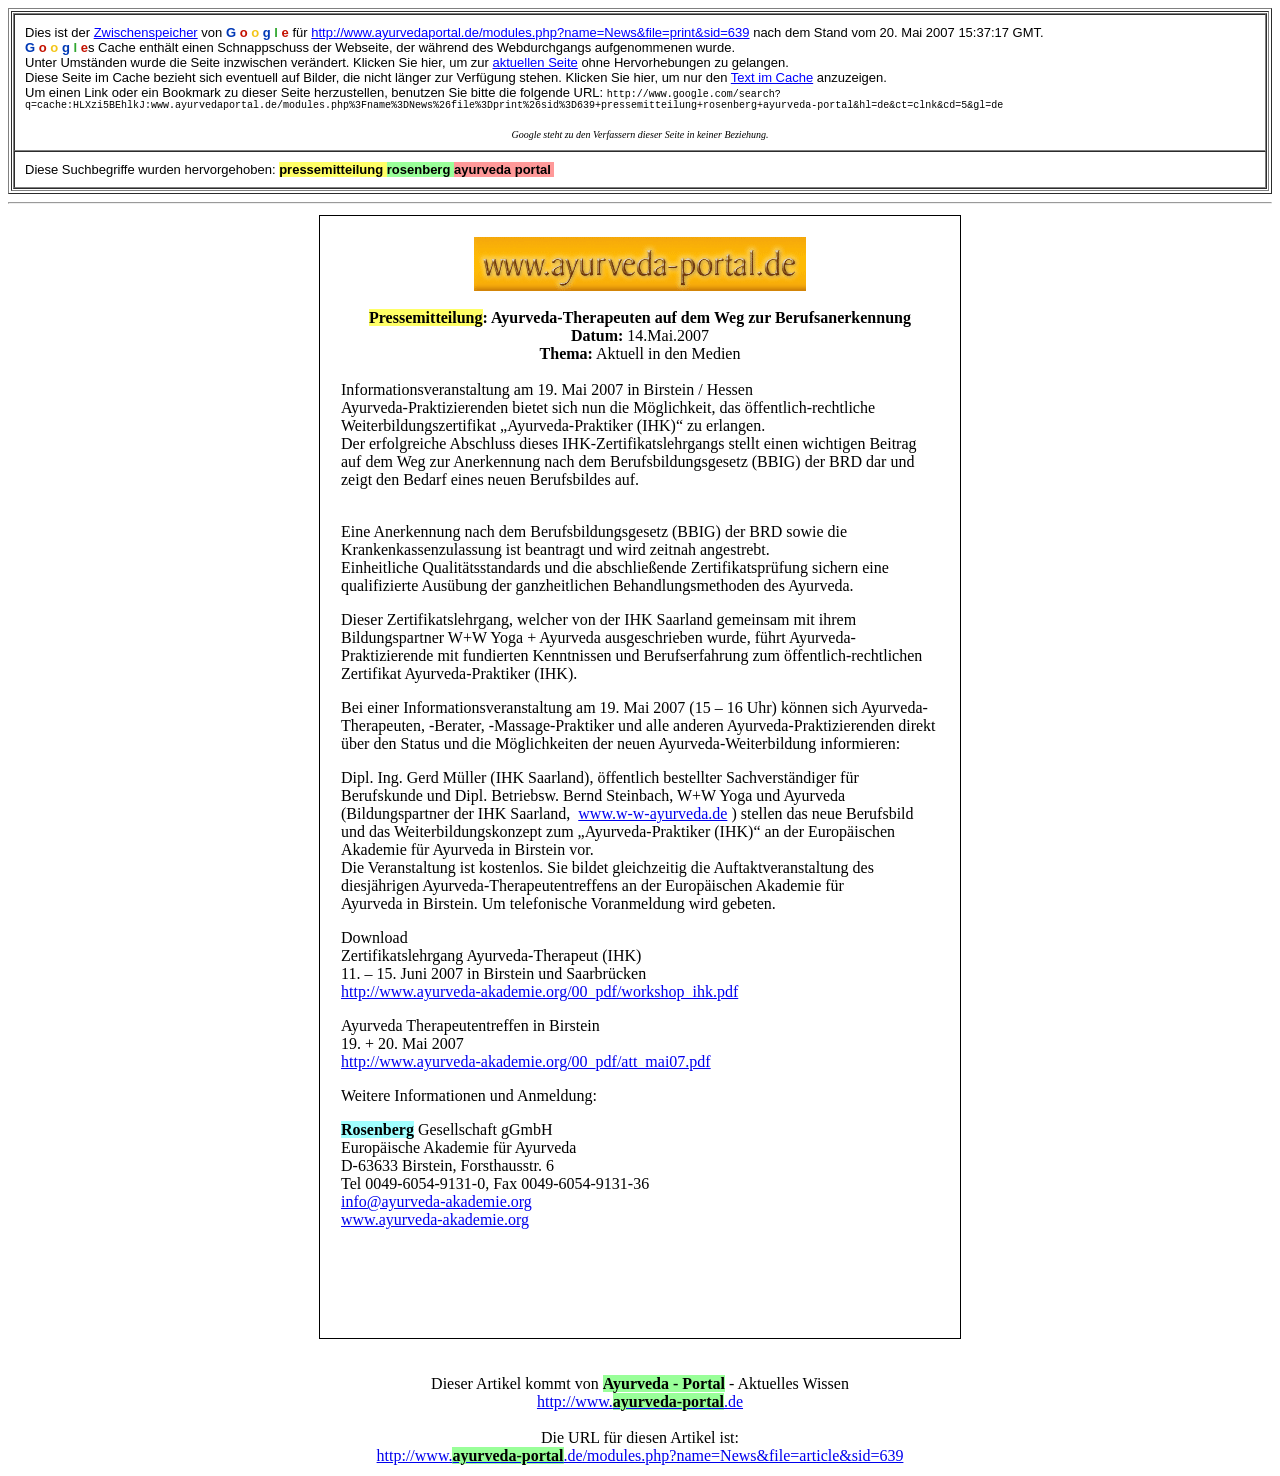
<file: alteversion/presseinfo im portal/presseinfo im portal.htm>
<html><head><meta http-equiv="Content-Type" content="text/html; charset=UTF-8">
<!-- base href="http://www.ayurvedaportal.de/modules.php?name=News&file=print&sid=639" --><title>Ayurveda - Portal - Aktuelles Wissen - Pressemitteilung: Ayurveda-Therapeuten auf dem Weg zur Berufsanerkennung</title></head><body bgcolor="#ffffff" text="#000000"><table border="1" width="100%"><tbody><tr><td><table color="#ffffff" bgcolor="#ffffff" border="1" cellpadding="10" cellspacing="0" width="100%"><tbody><tr><td><font color="black" face="arial,sans-serif" size="-1">Dies ist der <a href="http://www.google.com/intl/de/help/features.html#cached"><font color="blue">Zwischenspeicher</font></a> von <b><font color="#0039b6">G</font> <font color="#c41200">o</font> <font color="#f3c518">o</font> <font color="#0039b6">g</font> <font color="#30a72f">l</font> <font color="#c41200">e</font></b> für <a href="http://www.ayurvedaportal.de/modules.php?name=News&amp;file=print&amp;sid=639"><font color="blue">http://www.ayurvedaportal.de/modules.php?name=News&amp;file=print&amp;sid=639</font></a> nach dem Stand vom 20. Mai 2007 15:37:17 GMT.<br>
<b><font color="#0039b6">G</font> <font color="#c41200">o</font> <font color="#f3c518">o</font> <font color="#0039b6">g</font> <font color="#30a72f">l</font> <font color="#c41200">e</font></b>s Cache enthält einen Schnappschuss der Webseite, der während des Webdurchgangs aufgenommenen wurde.<br>
Unter Umständen wurde die Seite inzwischen verändert. Klicken Sie hier, um zur <a href="http://www.ayurvedaportal.de/modules.php?name=News&amp;file=print&amp;sid=639"><font color="blue">aktuellen Seite</font></a> ohne Hervorhebungen zu gelangen.<br>
Diese Seite im Cache bezieht sich eventuell auf Bilder, die nicht länger zur Verfügung stehen. Klicken Sie hier, um nur den <a href="http://66.102.9.104/search?q=cache:HLXzi5BEhlkJ:www.ayurvedaportal.de/modules.php%3Fname%3DNews%26file%3Dprint%26sid%3D639+pressemitteilung+rosenberg+ayurveda-portal&amp;hl=de&amp;strip=1"><font color="blue">Text im Cache</font></a> anzuzeigen.<br>Um einen Link oder ein Bookmark zu dieser Seite herzustellen, benutzen Sie bitte die folgende URL: <code>http://www.google.com/search?q=cache:HLXzi5BEhlkJ:www.ayurvedaportal.de/modules.php%3Fname%3DNews%26file%3Dprint%26sid%3D639+pressemitteilung+rosenberg+ayurveda-portal&amp;hl=de&amp;ct=clnk&amp;cd=5&amp;gl=de</code></font><br><br><center><font size="-2"><i>Google steht zu den Verfassern dieser Seite in keiner Beziehung.</i></font></center></td></tr>
<tr><td>
<table border="0" cellpadding="0" cellspacing="0"><tbody><tr><td><font color="black" face="arial,sans-serif" size="-1">Diese Suchbegriffe wurden hervorgehoben:&nbsp;</font></td><td bgcolor="#ffff66"><b><font color="black" face="arial,sans-serif" size="-1">pressemitteilung&nbsp;</font></b></td><td bgcolor="#99ff99"><b><font color="black" face="arial,sans-serif" size="-1">rosenberg&nbsp;</font></b></td><td bgcolor="#ff9999"><b><font color="black" face="arial,sans-serif" size="-1">ayurveda&nbsp;</font></b></td><td bgcolor="#ff9999"><b><font color="black" face="arial,sans-serif" size="-1">portal&nbsp;</font></b></td></tr></tbody></table>
</td></tr></tbody></table></td></tr></tbody></table>
<hr>

    
    
    <table align="center" border="0"><tbody><tr><td>

    <table bgcolor="#000000" border="0" cellpadding="0" cellspacing="1" width="640"><tbody><tr><td>
    <table bgcolor="#ffffff" border="0" cellpadding="20" cellspacing="1" width="640"><tbody><tr><td>
    <center>
    <img src="presseinfo%20im%20portal-Dateien/logo.gif" alt="" border="0"><br><br>
    <font class="content">
    <b><b style="color: black; background-color: rgb(255, 255, 102);">Pressemitteilung</b>: Ayurveda-Therapeuten auf dem Weg zur Berufsanerkennung</b></font><br>
    <font class="tiny"><b>Datum:</b> 14.Mai.2007<br><b>Thema:</b> Aktuell in den Medien</font><br><br>
    </center>
    <font class="content">
    Informationsveranstaltung am 19. Mai 2007 in Birstein / Hessen<br>
Ayurveda-Praktizierenden bietet sich nun die Möglichkeit, das
öffentlich-rechtliche Weiterbildungszertifikat „Ayurveda-Praktiker
(IHK)“ zu erlangen.<br>
Der erfolgreiche Abschluss dieses IHK-Zertifikatslehrgangs stellt einen
wichtigen Beitrag auf dem Weg zur Anerkennung nach dem
Berufsbildungsgesetz (BBIG) der BRD dar und zeigt den Bedarf eines
neuen Berufsbildes auf.
<br><br>
    <p>Eine Anerkennung nach dem Berufsbildungsgesetz (BBIG)
der BRD sowie die Krankenkassenzulassung ist beantragt und wird zeitnah
angestrebt.<br>Einheitliche Qualitätsstandards und die abschließende
Zertifikatsprüfung sichern eine qualifizierte Ausübung der
ganzheitlichen Behandlungsmethoden des Ayurveda.</p>
<p>Dieser Zertifikatslehrgang, welcher von der IHK Saarland gemeinsam
mit ihrem Bildungspartner W+W Yoga + Ayurveda ausgeschrieben wurde,
führt Ayurveda-Praktizierende mit fundierten Kenntnissen und
Berufserfahrung zum öffentlich-rechtlichen Zertifikat
Ayurveda-Praktiker (IHK). </p>
<p>Bei einer Informationsveranstaltung am 19. Mai 2007 (15 – 16 Uhr)
können sich Ayurveda-Therapeuten, -Berater, -Massage-Praktiker und alle
anderen Ayurveda-Praktizierenden direkt über den Status und die
Möglichkeiten der neuen Ayurveda-Weiterbildung informieren:</p>
<p>Dipl. Ing. Gerd Müller (IHK Saarland), öffentlich bestellter
Sachverständiger für Berufskunde und Dipl. Betriebsw. Bernd Steinbach,
W+W Yoga und Ayurveda (Bildungspartner der IHK Saarland,&nbsp; <a title="http://www.w-w-ayurveda.de/" href="http://www.w-w-ayurveda.de/">www.w-w-ayurveda.de</a>&nbsp;)
stellen das neue Berufsbild und das Weiterbildungskonzept zum
„Ayurveda-Praktiker (IHK)“ an der Europäischen Akademie für Ayurveda in
Birstein vor.&nbsp;<br>Die Veranstaltung ist kostenlos. Sie bildet
gleichzeitig die Auftaktveranstaltung des diesjährigen
Ayurveda-Therapeutentreffens an der Europäischen Akademie für <br>Ayurveda in Birstein. Um telefonische Voranmeldung wird gebeten.</p>
<p>Download<br>Zertifikatslehrgang Ayurveda-Therapeut (IHK) <br>11. – 15. Juni 2007 in Birstein und Saarbrücken<br><a href="http://www.ayurveda-akademie.org/00_pdf/workshop_ihk.pdf">http://www.ayurveda-akademie.org/00_pdf/workshop_ihk.pdf</a></p>
<p>Ayurveda Therapeutentreffen in Birstein<br>19. + 20. Mai 2007<br><a href="http://www.ayurveda-akademie.org/00_pdf/att_mai07.pdf">http://www.ayurveda-akademie.org/00_pdf/att_mai07.pdf</a></p>
<p>Weitere Informationen und Anmeldung:</p>
<p><b style="color: black; background-color: rgb(160, 255, 255);">Rosenberg</b> Gesellschaft gGmbH<br>Europäische Akademie für Ayurveda<br>D-63633 Birstein, Forsthausstr. 6<br>Tel 0049-6054-9131-0, Fax 0049-6054-9131-36<br><a href="mailto:info@ayurveda-akademie.org">info@ayurveda-akademie.org</a><br><a href="http://www.ayurveda-akademie.org/">www.ayurveda-akademie.org</a><br></p><br><br>
    <br><br>
    </font>
    </td></tr></tbody></table></td></tr></tbody></table>
    <br><br><center>
    <font class="content">
    Dieser Artikel kommt von <b style="color: black; background-color: rgb(153, 255, 153);">Ayurveda - Portal</b> - Aktuelles Wissen<br>
    <a href="http://www.ayurveda-portal.de/">http://www.<b style="color: black; background-color: rgb(153, 255, 153);">ayurveda-portal</b>.de</a><br><br>
    Die URL für diesen Artikel ist:<br>
    <a href="http://www.ayurveda-portal.de/modules.php?name=News&amp;file=article&amp;sid=639">http://www.<b style="color: black; background-color: rgb(153, 255, 153);">ayurveda-portal</b>.de/modules.php?name=News&amp;file=article&amp;sid=639</a>
    </font>
    </center></td></tr></tbody></table>
        </body></html>
</file>
<file: styles.css>
:root {
  --bg: #f4ede2;
  --bg-strong: #ead6be;
  --surface: rgba(255, 252, 246, 0.86);
  --surface-strong: #fffaf2;
  --text: #2d1c18;
  --muted: #6f584b;
  --line: rgba(86, 51, 38, 0.12);
  --accent: #ad3526;
  --accent-dark: #7e261c;
  --accent-2: #0d7f62;
  --shadow: 0 24px 60px rgba(73, 42, 27, 0.12);
  --radius: 26px;
  --radius-sm: 18px;
  --container: min(1180px, calc(100vw - 2rem));
}

* {
  box-sizing: border-box;
}

html {
  scroll-behavior: smooth;
}

body {
  margin: 0;
  color: var(--text);
  background:
    radial-gradient(circle at top left, rgba(235, 171, 70, 0.2), transparent 34%),
    linear-gradient(180deg, #f7f0e6 0%, #efe5d6 100%);
  font-family: "Manrope", "Segoe UI", sans-serif;
  line-height: 1.6;
}

img {
  max-width: 100%;
  display: block;
}

a {
  color: inherit;
}

.page-bg {
  position: fixed;
  inset: 0;
  pointer-events: none;
  overflow: hidden;
  z-index: -1;
}

.page-glow {
  position: absolute;
  border-radius: 999px;
  filter: blur(18px);
  opacity: 0.55;
}

.page-glow-a {
  width: 22rem;
  height: 22rem;
  top: -4rem;
  right: -6rem;
  background: rgba(173, 53, 38, 0.18);
}

.page-glow-b {
  width: 26rem;
  height: 26rem;
  left: -10rem;
  top: 20rem;
  background: rgba(13, 127, 98, 0.12);
}

.page-pattern {
  position: absolute;
  inset: 0;
  background-image:
    linear-gradient(rgba(128, 77, 51, 0.03) 1px, transparent 1px),
    linear-gradient(90deg, rgba(128, 77, 51, 0.03) 1px, transparent 1px);
  background-size: 28px 28px;
  mask-image: linear-gradient(180deg, rgba(0,0,0,0.35), transparent 76%);
}

.site-header {
  position: sticky;
  top: 0;
  z-index: 20;
  display: flex;
  align-items: center;
  justify-content: space-between;
  gap: 1rem;
  width: var(--container);
  margin: 1rem auto 0;
  padding: 0.9rem 1rem;
  border: 1px solid rgba(255, 255, 255, 0.45);
  border-radius: 999px;
  background: rgba(255, 249, 241, 0.72);
  backdrop-filter: blur(20px);
  box-shadow: 0 12px 28px rgba(73, 42, 27, 0.08);
}

.brand {
  display: inline-flex;
  align-items: center;
  gap: 0.8rem;
  font-weight: 800;
  text-decoration: none;
  letter-spacing: 0.02em;
}

.brand img {
  width: 3rem;
  height: auto;
}

.site-nav {
  display: flex;
  align-items: center;
  gap: 1.1rem;
}

.site-nav a {
  text-decoration: none;
  font-size: 0.95rem;
  color: var(--muted);
}

.site-nav a:hover {
  color: var(--accent-dark);
}

.nav-toggle {
  display: none;
  width: 3rem;
  height: 3rem;
  border: 0;
  border-radius: 999px;
  background: rgba(255,255,255,0.8);
  cursor: pointer;
}

.nav-toggle span {
  display: block;
  width: 1.2rem;
  height: 2px;
  margin: 0.24rem auto;
  background: var(--text);
}

main {
  width: var(--container);
  margin: 0 auto;
}

.section {
  padding: 5rem 0;
}

.hero {
  display: grid;
  grid-template-columns: minmax(0, 1.12fr) minmax(320px, 0.88fr);
  gap: 2rem;
  align-items: center;
  min-height: calc(100vh - 8rem);
}

.eyebrow {
  margin: 0 0 0.8rem;
  text-transform: uppercase;
  letter-spacing: 0.18em;
  font-size: 0.74rem;
  color: var(--accent-dark);
  font-weight: 700;
}

.hero h1,
.section-head h2,
.panel h2,
.contact-card h2 {
  margin: 0;
  font-family: "Cormorant Garamond", Georgia, serif;
  line-height: 0.95;
  letter-spacing: -0.03em;
}

.hero h1 {
  font-size: clamp(3.5rem, 7vw, 6.8rem);
  max-width: 10ch;
}

.hero-text {
  max-width: 38rem;
  margin: 1.3rem 0 0;
  font-size: 1.08rem;
  color: var(--muted);
}

.hero-actions,
.contact-actions {
  display: flex;
  gap: 0.9rem;
  flex-wrap: wrap;
  margin-top: 1.6rem;
}

.button {
  display: inline-flex;
  align-items: center;
  justify-content: center;
  min-height: 3rem;
  padding: 0.8rem 1.25rem;
  border-radius: 999px;
  text-decoration: none;
  font-weight: 700;
  transition: transform 180ms ease, background 180ms ease, color 180ms ease;
}

.button:hover {
  transform: translateY(-1px);
}

.button-primary {
  background: linear-gradient(135deg, var(--accent), #db6c35);
  color: #fff9f2;
  box-shadow: 0 18px 30px rgba(173, 53, 38, 0.22);
}

.button-secondary {
  background: rgba(255, 255, 255, 0.56);
  color: var(--text);
  border: 1px solid rgba(86, 51, 38, 0.12);
}

.hero-visual {
  position: relative;
  min-height: 28rem;
}

.hero-card {
  position: absolute;
  overflow: hidden;
  border-radius: var(--radius);
  border: 1px solid rgba(255,255,255,0.5);
  background: rgba(255, 252, 247, 0.72);
  box-shadow: var(--shadow);
  backdrop-filter: blur(18px);
}

.hero-card-logo {
  inset: 1.5rem 0 4.5rem 0;
  width: 100%;
  padding: 2.5rem;
  display: grid;
  place-items: center;
}

.hero-card-logo img {
  width: min(100%, 28rem);
  height: auto;
}

.hero-logo-display {
  position: absolute;
  inset: 0 0 4.5rem 0;
  display: grid;
  place-items: center;
}

.hero-logo-display img {
  width: min(100%, 34rem);
  height: auto;
}

.hero-note {
  position: absolute;
  left: 1.5rem;
  right: 1.5rem;
  bottom: 0;
  display: grid;
  gap: 0.1rem;
  padding: 0.9rem 1rem;
  border-radius: var(--radius-sm);
  background: rgba(255, 249, 241, 0.92);
  border: 1px solid rgba(86, 51, 38, 0.08);
  box-shadow: 0 12px 28px rgba(73, 42, 27, 0.12);
}

.hero-note span {
  color: var(--muted);
  font-size: 0.94rem;
}

.section-grid {
  display: grid;
  grid-template-columns: minmax(0, 1.2fr) minmax(280px, 0.8fr);
  gap: 1.2rem;
}

.panel,
.contact-card {
  padding: 1.45rem;
  border-radius: var(--radius);
  border: 1px solid var(--line);
  background: var(--surface);
  backdrop-filter: blur(16px);
  box-shadow: var(--shadow);
}

.panel-accent {
  background:
    linear-gradient(180deg, rgba(13, 127, 98, 0.1), rgba(13, 127, 98, 0.04)),
    var(--surface-strong);
}

.panel h2,
.contact-card h2,
.section-head h2 {
  font-size: clamp(2.3rem, 4vw, 3.7rem);
  margin-bottom: 0.8rem;
}

.panel h3,
.timeline-item h3,
.person-card h3 {
  margin: 0 0 0.45rem;
  font-size: 1.08rem;
}

.panel p,
.timeline-item p {
  margin: 0.65rem 0 0;
  color: var(--muted);
}

.rich-text p,
.rich-text ul,
.rich-text ol {
  margin: 0.8rem 0 0;
  color: var(--muted);
}

.rich-text ul,
.rich-text ol {
  padding-left: 1.2rem;
}

.rich-text a {
  color: var(--accent-dark);
}

.check-list,
.member-list {
  margin: 1rem 0 0;
  padding-left: 1.15rem;
  color: var(--muted);
}

.section-head {
  margin-bottom: 1.4rem;
}

.cards {
  display: grid;
  gap: 1rem;
}

.cards-4 {
  grid-template-columns: repeat(4, minmax(0, 1fr));
}

.cards-2 {
  grid-template-columns: repeat(2, minmax(0, 1fr));
}

.timeline {
  display: grid;
  gap: 1rem;
}

.timeline-item img {
  margin-top: 1rem;
  border-radius: 18px;
  aspect-ratio: 16 / 9;
  object-fit: cover;
}

.timeline-meta {
  color: var(--accent-dark);
  font-size: 0.82rem;
  font-weight: 800;
  letter-spacing: 0.14em;
  text-transform: uppercase;
}

.text-link {
  display: inline-block;
  margin-top: 0.9rem;
  font-weight: 700;
  color: var(--accent-dark);
  text-decoration-thickness: 1px;
}

.link-cluster {
  display: flex;
  gap: 1rem;
  flex-wrap: wrap;
}

.panel-feature {
  background:
    linear-gradient(180deg, rgba(173, 53, 38, 0.08), rgba(255, 252, 246, 0.9)),
    var(--surface-strong);
}

.membership-grid {
  align-items: stretch;
}

.panel-image {
  padding: 0;
  overflow: hidden;
}

.panel-image img {
  width: 100%;
  height: 100%;
  min-height: 22rem;
  object-fit: cover;
}

.person-card {
  min-height: 12rem;
}

.person-card img {
  width: 100%;
  aspect-ratio: 1 / 1.06;
  object-fit: cover;
  border-radius: 18px;
  margin-bottom: 0.9rem;
}

.contact-card {
  display: grid;
  grid-template-columns: minmax(0, 1fr);
  gap: 1.5rem;
  align-items: start;
}

.contact-address {
  color: var(--muted);
}

.float-image {
  margin: 0.8rem 0 1rem;
  border-radius: 18px;
}

.privacy-note {
  margin-top: 1.2rem;
  padding-top: 1rem;
  border-top: 1px solid var(--line);
}

.contact-actions {
  align-self: start;
}

.site-footer {
  width: var(--container);
  margin: 0 auto;
  padding: 0 0 2.2rem;
  display: flex;
  justify-content: space-between;
  align-items: center;
  gap: 1rem;
  color: var(--muted);
  font-size: 0.92rem;
}

.site-footer nav {
  display: flex;
  gap: 1rem;
  flex-wrap: wrap;
}

.site-footer a {
  text-decoration: none;
}

.legal-page {
  width: var(--container);
  margin: 0 auto;
  padding: 2rem 0 4rem;
}

.legal-panel {
  margin-top: 1rem;
}

.legal-panel h1 {
  margin: 0;
  font-family: "Cormorant Garamond", Georgia, serif;
  font-size: clamp(2.4rem, 4vw, 4rem);
  line-height: 0.98;
}

.legal-panel p {
  color: var(--muted);
}

.admin-shell {
  width: var(--container);
  margin: 0 auto;
  padding: 2rem 0 4rem;
}

.admin-card h1 {
  margin: 0;
  font-family: "Cormorant Garamond", Georgia, serif;
  font-size: clamp(2.6rem, 4vw, 4.2rem);
  line-height: 0.98;
}

.admin-toolbar {
  display: flex;
  justify-content: space-between;
  align-items: end;
  gap: 1rem;
  margin-bottom: 1.2rem;
}

.admin-form {
  display: grid;
  gap: 1rem;
}

.admin-login {
  max-width: 32rem;
}

.admin-grid {
  display: grid;
  grid-template-columns: repeat(2, minmax(0, 1fr));
  gap: 1rem;
}

.admin-board {
  grid-template-columns: repeat(3, minmax(0, 1fr));
}

.admin-form label {
  display: grid;
  gap: 0.35rem;
  font-weight: 700;
  color: var(--text);
}

.admin-form input,
.admin-form textarea {
  width: 100%;
  padding: 0.85rem 0.95rem;
  border: 1px solid rgba(86, 51, 38, 0.18);
  border-radius: 16px;
  background: rgba(255, 255, 255, 0.78);
  color: var(--text);
  font: inherit;
}

.admin-form textarea {
  resize: vertical;
  min-height: 7rem;
}

.admin-note,
.status-message {
  margin: 0 0 1rem;
  padding: 0.9rem 1rem;
  border-radius: 16px;
}

.admin-note,
.status-ok {
  background: rgba(13, 127, 98, 0.08);
  border: 1px solid rgba(13, 127, 98, 0.18);
}

.status-error {
  background: rgba(173, 53, 38, 0.08);
  border: 1px solid rgba(173, 53, 38, 0.18);
}

.admin-password {
  margin-top: 2rem;
  padding-top: 1.5rem;
  border-top: 1px solid var(--line);
}

.admin-password h2 {
  margin: 0 0 1rem;
  font-family: "Cormorant Garamond", Georgia, serif;
  font-size: clamp(2rem, 3vw, 2.8rem);
}

.reveal {
  opacity: 0;
  transform: translateY(18px);
  transition: opacity 620ms ease, transform 620ms ease;
}

.reveal.is-visible {
  opacity: 1;
  transform: translateY(0);
}

@media (max-width: 1024px) {
  .hero,
  .section-grid,
  .contact-card,
  .cards-4,
  .cards-2,
  .admin-grid,
  .admin-board {
    grid-template-columns: 1fr 1fr;
  }

  .hero {
    min-height: auto;
    padding-top: 2rem;
  }

  .hero-visual,
  .contact-card {
    grid-column: 1 / -1;
  }
}

@media (max-width: 820px) {
  .nav-toggle {
    display: inline-block;
  }

  .site-nav {
    position: absolute;
    top: calc(100% + 0.6rem);
    right: 0;
    left: 0;
    display: none;
    flex-direction: column;
    align-items: stretch;
    padding: 0.8rem;
    border-radius: 24px;
    background: rgba(255, 249, 241, 0.96);
    border: 1px solid rgba(86, 51, 38, 0.12);
    box-shadow: var(--shadow);
  }

  .site-header.nav-open .site-nav {
    display: flex;
  }

  .hero,
  .section-grid,
  .cards-2,
  .cards-4,
  .contact-card,
  .admin-grid,
  .admin-board {
    grid-template-columns: 1fr;
  }

  .admin-toolbar {
    display: grid;
    align-items: start;
  }

  .hero-visual {
    min-height: 26rem;
  }

  .hero-card-logo {
    inset: 1rem 0 4.5rem 0;
  }

  .hero-logo-display img {
    width: min(100%, 30rem);
  }

  .site-footer {
    flex-direction: column;
    align-items: flex-start;
  }
}

@media (max-width: 640px) {
  :root {
    --container: min(100vw - 1rem, 100%);
  }

  .site-header {
    margin-top: 0.5rem;
    border-radius: 28px;
  }

  .section {
    padding: 3.5rem 0;
  }

  .hero h1 {
    max-width: none;
  }

  .hero-visual {
    min-height: 22rem;
  }

  .hero-card-logo {
    position: relative;
    inset: auto;
    width: 100%;
  }

  .hero-card-logo {
    padding: 1.5rem;
  }

  .hero-logo-display {
    position: relative;
    inset: auto;
    margin-bottom: 1rem;
  }

  .hero-logo-display img {
    width: 100%;
    max-width: 26rem;
  }

  .hero-note {
    position: relative;
    left: auto;
    bottom: auto;
    margin-top: 1rem;
  }

  .hero-actions,
  .contact-actions {
    flex-direction: column;
  }

  .button {
    width: 100%;
  }
}
</file>
